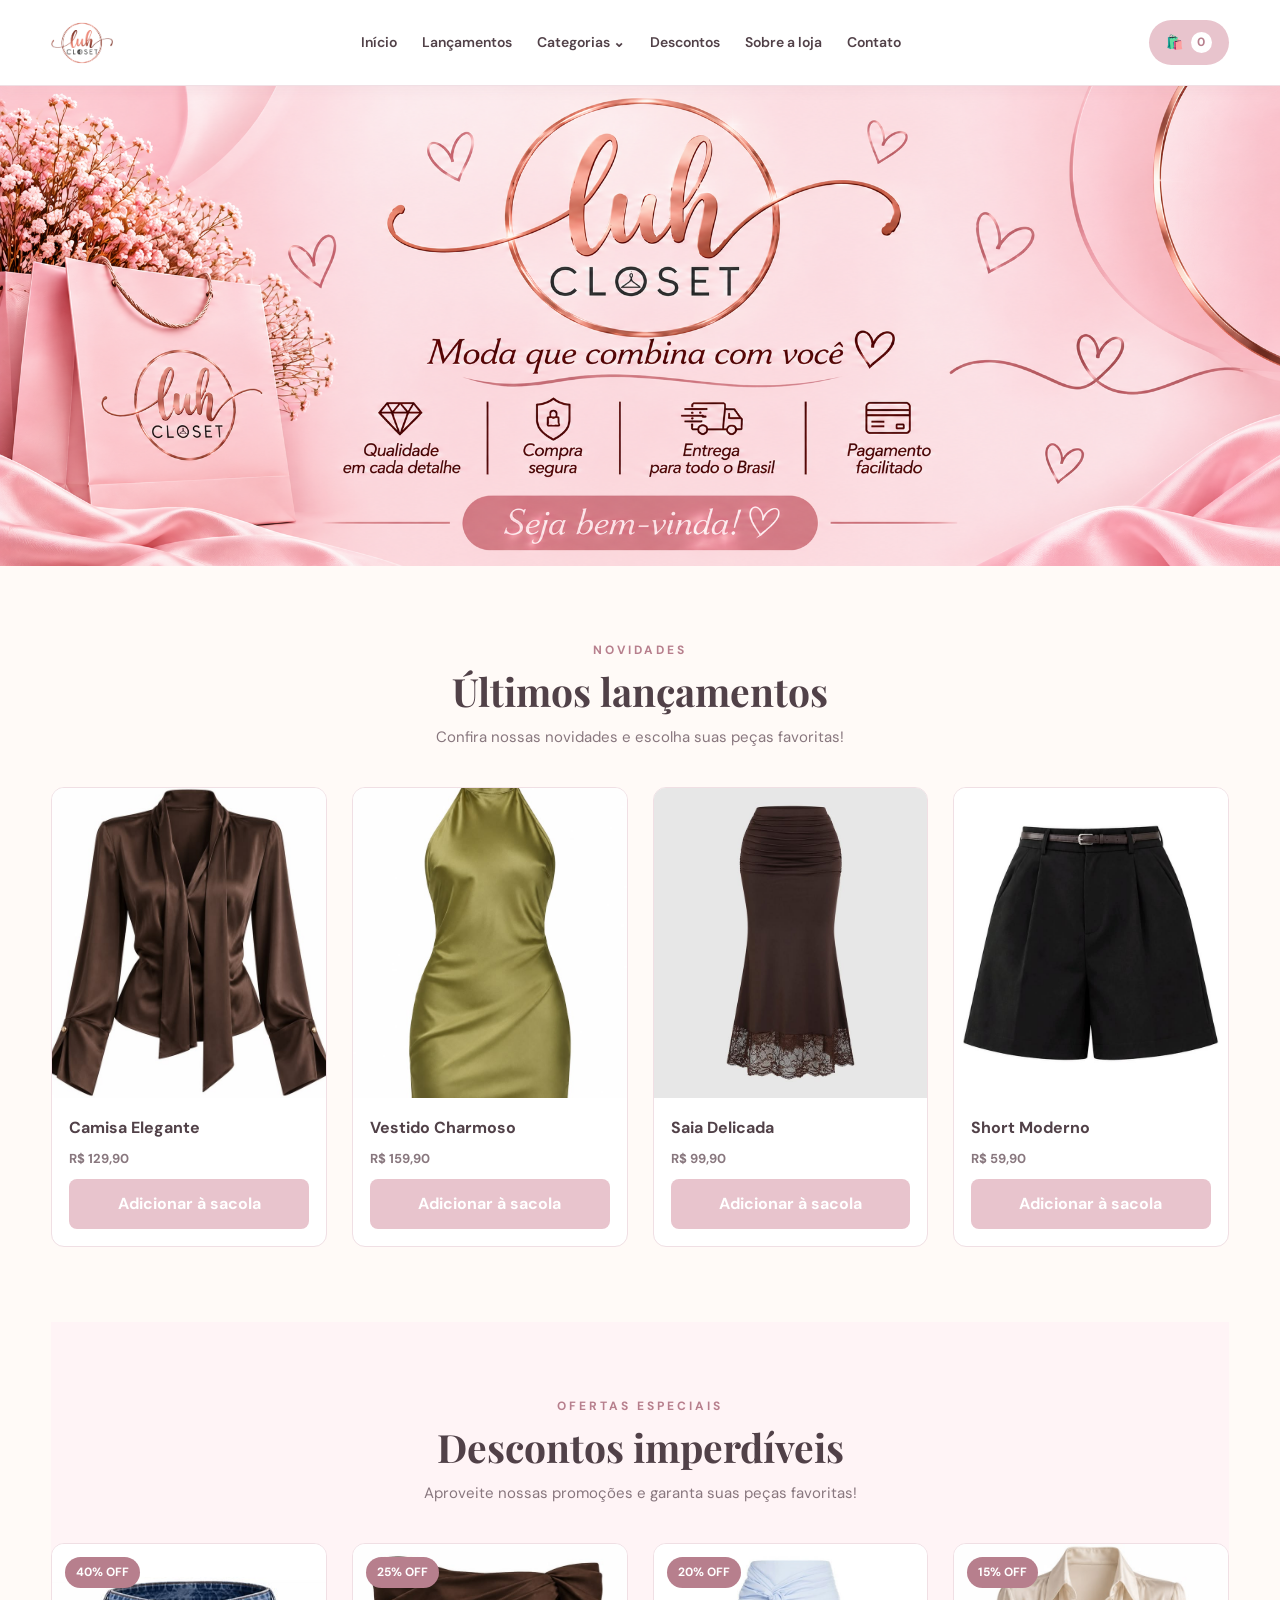
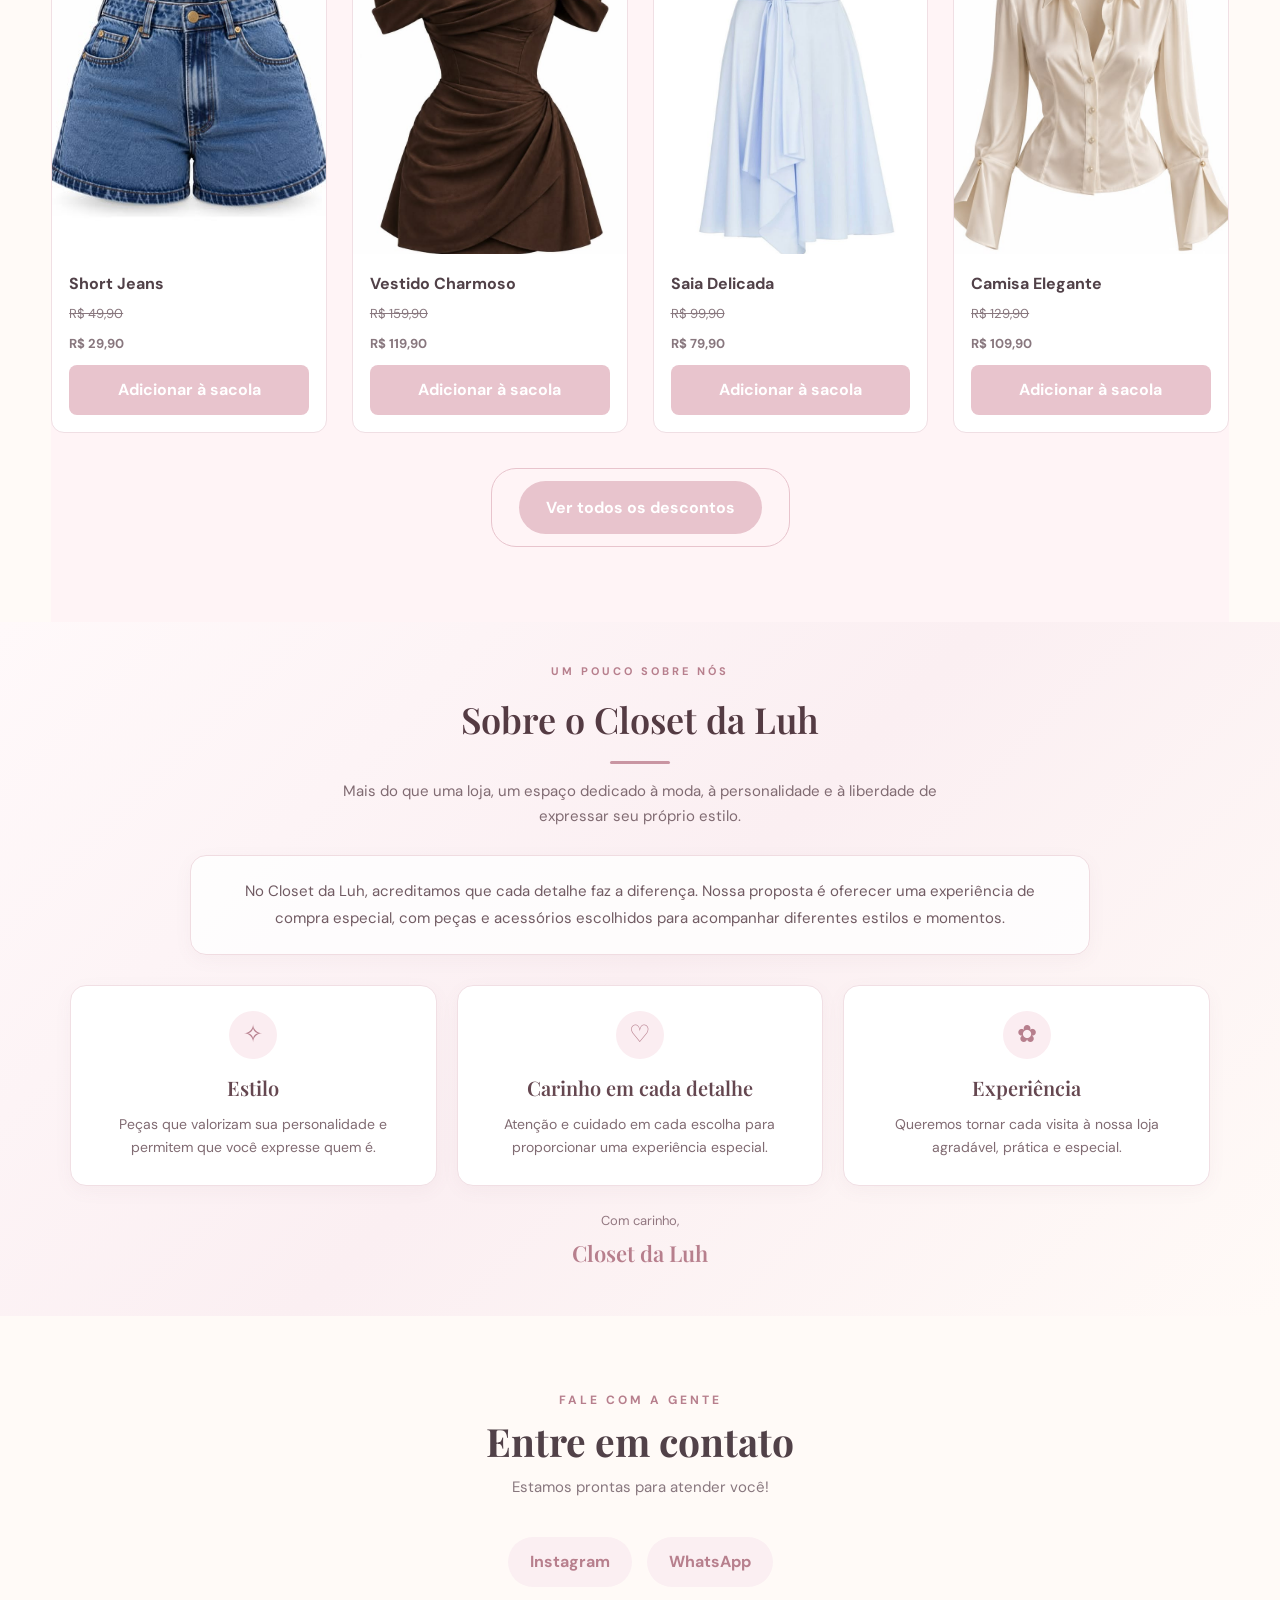
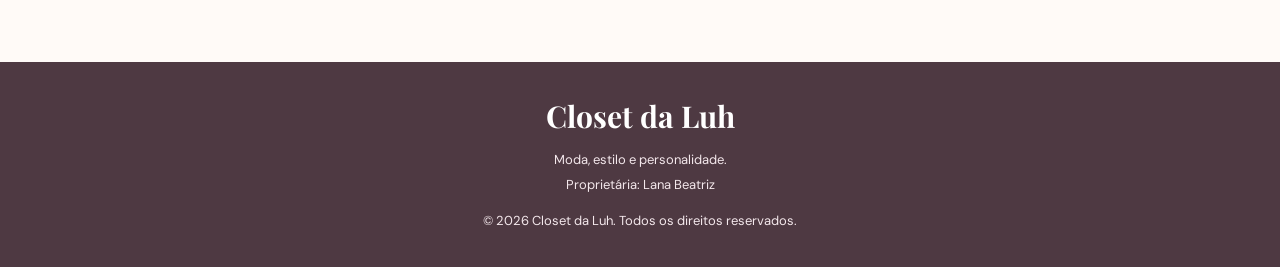
<file: index.html>
<!DOCTYPE html>
<html lang="pt-BR">

<head>
    <meta charset="UTF-8">
    <meta name="viewport" content="width=device-width, initial-scale=1.0">

    <meta name="description"
        content="Closet da Luh: moda feminina, estilo e personalidade. Conheça nossas coleções e novidades.">

    <title>Closet da Luh | Moda Feminina</title>

    <link rel="preconnect" href="https://fonts.googleapis.com">
    <link rel="preconnect" href="https://fonts.gstatic.com" crossorigin>

    <link
        href="https://fonts.googleapis.com/css2?family=DM+Sans:wght@400;500;600;700&family=Playfair+Display:wght@500;600;700&display=swap"
        rel="stylesheet">

    <link rel="stylesheet" href="style.css">
</head>

<body>

    <!-- CABEÇALHO -->
    <header class="cabecalho">

        <div class="container cabecalho-conteudo">

            <a href="index.html" class="logo" aria-label="Closet da Luh - Início">
                <img src="logo-closet.png" alt="Logo Closet da Luh">
            </a>

            <button
                class="menu-button"
                id="menu-button"
                type="button"
                aria-label="Abrir menu"
                aria-expanded="false">
                ☰
            </button>

            <nav class="menu" id="menu">

                <a href="index.html">Início</a>

                <a href="#lancamentos">Lançamentos</a>

                <details class="menu-categorias">

                    <summary>
                        Categorias
                        <span class="seta-menu">⌄</span>
                    </summary>

                    <div class="submenu-categorias">

                        <a href="camisas.html">Camisas</a>

                        <a href="vestidos.html">Vestidos</a>

                        <a href="saias.html">Saias</a>

                        <a href="shorts.html">Shorts</a>

                        <a href="acessorios.html">Acessórios</a>

                    </div>

                </details>

                <a href="#descontos-imperdiveis">Descontos</a>

                <a href="#sobre">Sobre a loja</a>

                <a href="#contato">Contato</a>

            </nav>

            <a href="sacola.html" class="botao-sacola">
            🛍️ 
                <span id="contador-sacola">0</span>
                
            </a>

        </div>

    </header>


    <!-- CONTEÚDO PRINCIPAL -->
    <main>


        <!-- BANNER PRINCIPAL -->
        <section class="banner-principal" id="inicio">
            <img
                src="banner-closet.png"
                alt="Banner principal do Closet da Luh">
        </section>


        <!-- LANÇAMENTOS -->
        <section
            class="produtos-secao container"
            id="lancamentos">

            <div class="titulo-secao">

                <span>NOVIDADES</span>

                <h2>Últimos lançamentos</h2>

                <p>
                    Confira nossas novidades e escolha suas peças favoritas!
                </p>

            </div>


            <div class="produtos-grid">


                <!-- PRODUTO 1 -->
                <article class="produto">

                    <img
                        src="camisaelegante.jpg"
                        alt="Camisa feminina elegante">

                    <div class="produto-info">

                        <h3>Camisa Elegante</h3>

                        <p class="preco">R$ 129,90</p>

                        <button
                            type="button"
                            class="btn-adicionar">
                            Adicionar à sacola
                        </button>

                    </div>

                </article>


                <!-- PRODUTO 2 -->
                <article class="produto">

                    <img
                        src="vestidoo.jpg"
                        alt="Vestido feminino">

                    <div class="produto-info">

                        <h3>Vestido Charmoso</h3>

                        <p class="preco">R$ 159,90</p>

                        <button
                            type="button"
                            class="btn-adicionar">
                            Adicionar à sacola
                        </button>

                    </div>

                </article>


                <!-- PRODUTO 3 -->
                <article class="produto">

                    <img
                        src="saia1.jpg"
                        alt="Saia feminina">

                    <div class="produto-info">

                        <h3>Saia Delicada</h3>

                        <p class="preco">R$ 99,90</p>

                        <button
                            type="button"
                            class="btn-adicionar">
                            Adicionar à sacola
                        </button>

                    </div>

                </article>


                <!-- PRODUTO 4 -->
                <article class="produto">

                    <img
                        src="short1.jpg"
                        alt="Short feminino">

                    <div class="produto-info">

                        <h3>Short Moderno</h3>

                        <p class="preco">R$ 59,90</p>

                        <button
                            type="button"
                            class="btn-adicionar">
                            Adicionar à sacola
                        </button>

                    </div>

                </article>


            </div>

        </section>



        <!-- DESCONTOS IMPERDÍVEIS -->
        <section
            class="produtos-secao container"
            id="descontos-imperdiveis">

            <div class="titulo-secao">

                <span>OFERTAS ESPECIAIS</span>

                <h2>Descontos imperdíveis</h2>

                <p>
                    Aproveite nossas promoções e garanta suas peças favoritas!
                </p>

            </div>


            <div class="produtos-grid">


                <!-- PROMOÇÃO 1 -->
                <article class="produto produto-promocao">

                    <span class="etiqueta">40% OFF</span>

                    <img
                        src="shortt.jpg"
                        alt="Short jeans feminino">

                    <div class="produto-info">

                        <h3>Short Jeans</h3>

                        <p class="preco-antigo">R$ 49,90</p>

                        <p class="preco">R$ 29,90</p>

                        <button
                            type="button"
                            class="btn-adicionar">
                            Adicionar à sacola
                        </button>

                    </div>

                </article>


                <!-- PROMOÇÃO 2 -->
                <article class="produto produto-promocao">

                    <span class="etiqueta">25% OFF</span>

                    <img
                        src="vestidopromo.jpg"
                        alt="Vestido feminino em promoção">

                    <div class="produto-info">

                        <h3>Vestido Charmoso</h3>

                        <p class="preco-antigo">R$ 159,90</p>

                        <p class="preco">R$ 119,90</p>

                        <button
                            type="button"
                            class="btn-adicionar">
                            Adicionar à sacola
                        </button>

                    </div>

                </article>


                <!-- PROMOÇÃO 3 -->
                <article class="produto produto-promocao">

                    <span class="etiqueta">20% OFF</span>

                    <img
                        src="saiaaa.jpg"
                        alt="Saia feminina em promoção">

                    <div class="produto-info">

                        <h3>Saia Delicada</h3>

                        <p class="preco-antigo">R$ 99,90</p>

                        <p class="preco">R$ 79,90</p>

                        <button
                            type="button"
                            class="btn-adicionar">
                            Adicionar à sacola
                        </button>

                    </div>

                </article>


                <!-- PROMOÇÃO 4 -->
                <article class="produto produto-promocao">

                    <span class="etiqueta">15% OFF</span>

                    <img
                        src="camisabranca.jpg"
                        alt="Camisa feminina em promoção">

                    <div class="produto-info">

                        <h3>Camisa Elegante</h3>

                        <p class="preco-antigo">R$ 129,90</p>

                        <p class="preco">R$ 109,90</p>

                        <button
                            type="button"
                            class="btn-adicionar">
                            Adicionar à sacola
                        </button>

                    </div>

                </article>


            </div>


            <div class="ver-mais">

                <a href="descontos.html" class="botao-principal">
                    Ver todos os descontos
                </a>

            </div>

        </section>
         
<!-- SOBRE A LOJA -->
<section class="sobre" id="sobre">

    <div class="container sobre-conteudo">

        <div class="sobre-cabecalho">

            <span class="sobre-subtitulo">
                UM POUCO SOBRE NÓS
            </span>

            <h2>Sobre o Closet da Luh</h2>

            <span class="sobre-detalhe"></span>

            <p class="sobre-descricao">
                Mais do que uma loja, um espaço dedicado à moda,
                à personalidade e à liberdade de expressar seu próprio estilo.
            </p>

        </div>

        <div class="sobre-destaque">

            <p>
                No Closet da Luh, acreditamos que cada detalhe faz a diferença.
                Nossa proposta é oferecer uma experiência de compra especial,
                com peças e acessórios escolhidos para acompanhar diferentes
                estilos e momentos.
            </p>

        </div>

        <div class="sobre-cards">

            <div class="sobre-card">
                <span class="sobre-icone">✧</span>
                <h3>Estilo</h3>
                <p>
                    Peças que valorizam sua personalidade e permitem
                    que você expresse quem é.
                </p>
            </div>

            <div class="sobre-card">
                <span class="sobre-icone">♡</span>
                <h3>Carinho em cada detalhe</h3>
                <p>
                    Atenção e cuidado em cada escolha para proporcionar
                    uma experiência especial.
                </p>
            </div>

            <div class="sobre-card">
                <span class="sobre-icone">✿</span>
                <h3>Experiência</h3>
                <p>
                    Queremos tornar cada visita à nossa loja
                    agradável, prática e especial.
                </p>
            </div>

        </div>

        <div class="sobre-assinatura">
            <span>Com carinho,</span>
            <strong>Closet da Luh</strong>
        </div>

    </div>

</section>


        <!-- CONTATO -->
        <section class="contato container" id="contato">

            <div class="titulo-secao">

                <span>FALE COM A GENTE</span>

                <h2>Entre em contato</h2>

                <p>
                    Estamos prontas para atender você!
                </p>

            </div>


            <div class="contato-links">

                <a
                    href="https://www.instagram.com/clo_setdaluh/"
                    target="_blank"
                    rel="noopener noreferrer">

                    Instagram

                </a>


                <a
                    href="https://wa.me/5521987918797"
                    target="_blank"
                    rel="noopener noreferrer">

                    WhatsApp

                </a>

            </div>

        </section>


    </main>



    <!-- RODAPÉ -->
    <footer class="rodape">

        <a href="index.html" class="logo">
            Closet <span>da Luh</span>
        </a>

        <p>
            Moda, estilo e personalidade.
        </p>

        <p>
            Proprietária: Lana Beatriz
        </p>

        <p class="copyright">

            © <span id="ano"></span>
            Closet da Luh. Todos os direitos reservados.

        </p>

    </footer>



    <!-- JAVASCRIPT -->
    <script src="script.js"></script>

</body>

</html>
</file>
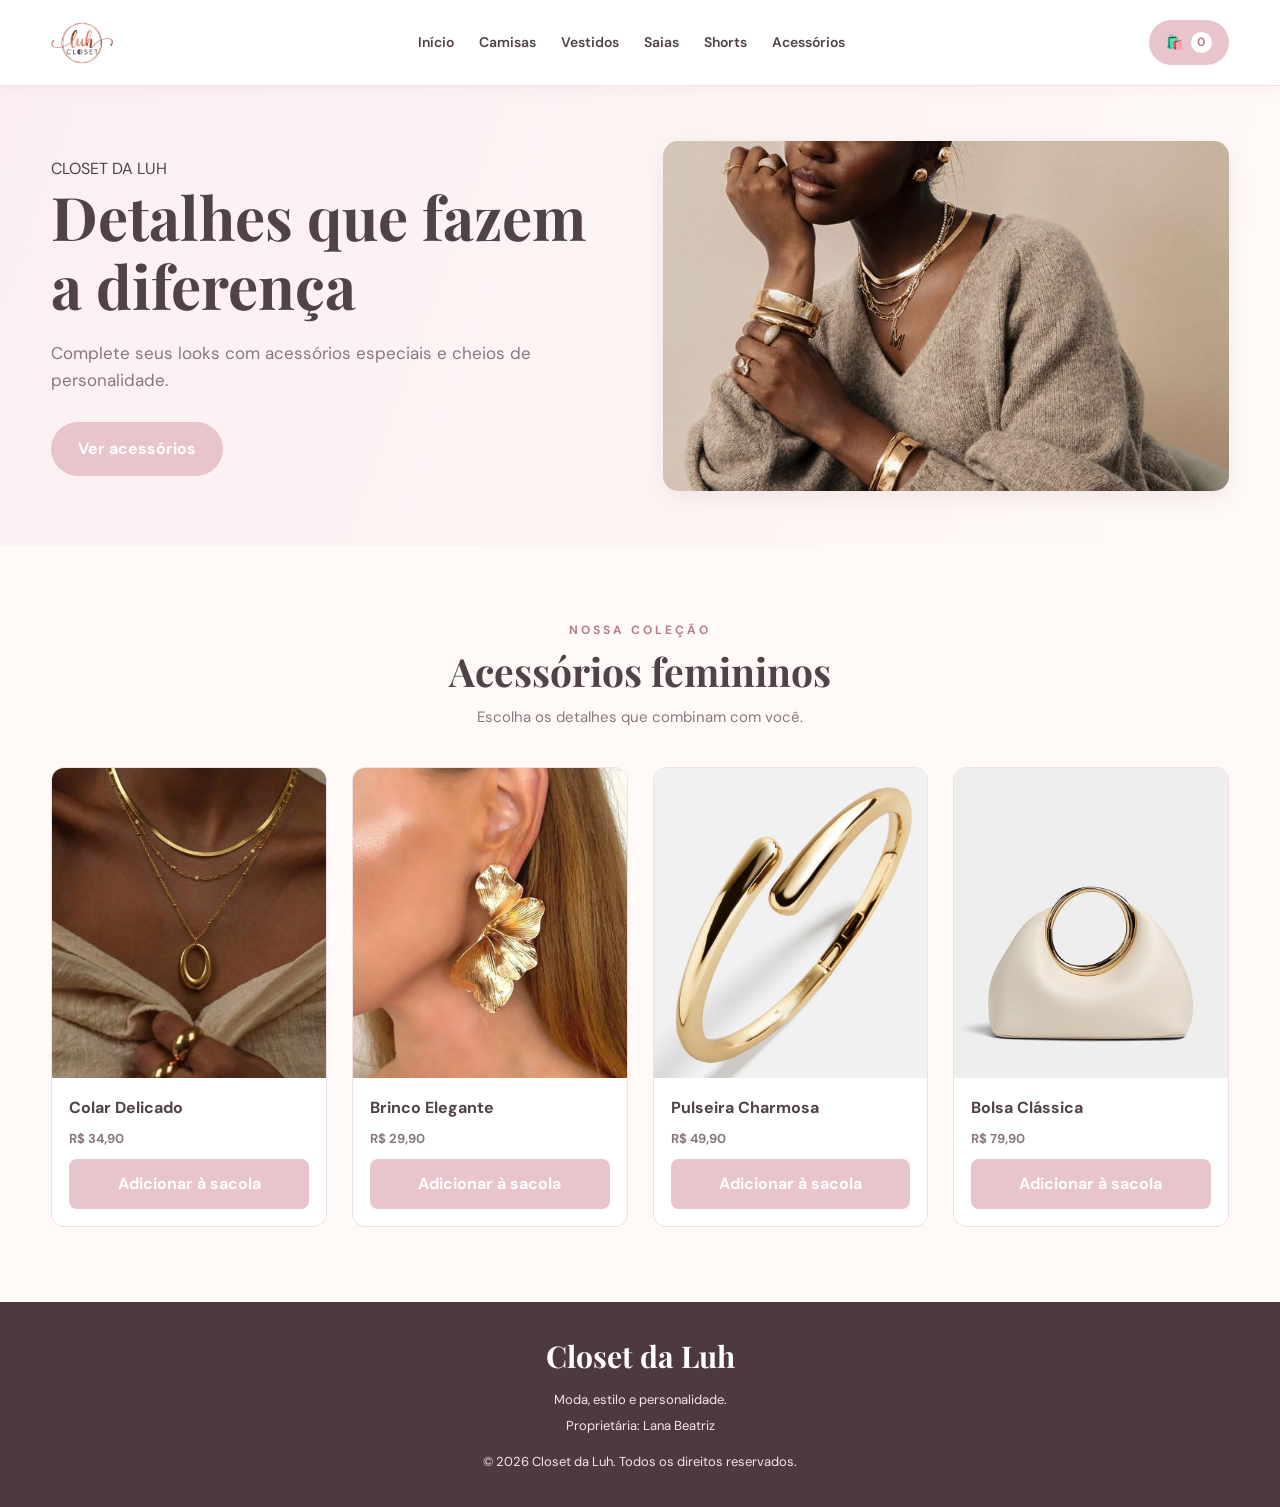
<file: acessorios.html>
<!DOCTYPE html>
<html lang="pt-BR">

<head>
    <meta charset="UTF-8">
    <meta name="viewport" content="width=device-width, initial-scale=1.0">

    <meta name="description" content="Confira os acessórios femininos do Closet da Luh. Colares, brincos, pulseiras e bolsas para completar seu estilo.">

    <title>Acessórios | Closet da Luh</title>

    <link rel="stylesheet" href="style.css">
</head>

<body class="pagina-categoria">

    <!-- CABEÇALHO -->
    <header class="cabecalho">

        <div class="container cabecalho-conteudo">

            <a href="index.html" class="logo" aria-label="Closet da Luh - Início">
                <img src="logo-closet.png" alt="Logo Closet da Luh">
            </a>

            <button
                type="button"
                class="menu-button"
                id="menu-button"
                aria-label="Abrir menu"
                aria-expanded="false"
                aria-controls="menu">
                ☰
            </button>

            <nav class="menu" id="menu">
                <a href="index.html">Início</a>
                <a href="camisas.html">Camisas</a>
                <a href="vestidos.html">Vestidos</a>
                <a href="saias.html">Saias</a>
                <a href="shorts.html">Shorts</a>
                <a href="acessorios.html">Acessórios</a>
            </nav>

            <a href="sacola.html" class="botao-sacola">
                🛍️ 
                <span id="contador-sacola">0</span>
            </a>

        </div>

    </header>


    <!-- CONTEÚDO PRINCIPAL -->
    <main>

        <!-- BANNER DA CATEGORIA -->
        <section class="inicio">

            <div class="inicio-conteudo">

                <div class="inicio-texto">

                    <span class="subtitulo">CLOSET DA LUH</span>

                    <h1>Detalhes que fazem a diferença</h1>

                    <p>
                        Complete seus looks com acessórios
                        especiais e cheios de personalidade.
                    </p>

                    <a href="#colecao" class="botao-principal">
                        Ver acessórios
                    </a>

                </div>

                <div class="inicio-imagem">

                    <img
                        src="va.jpg"
                        alt="Acessórios femininos">

                </div>

            </div>

        </section>


        <!-- COLEÇÃO DE ACESSÓRIOS -->
        <section class="produtos-secao container" id="colecao">

            <div class="titulo-secao">

                <span>NOSSA COLEÇÃO</span>

                <h2>Acessórios femininos</h2>

                <p>Escolha os detalhes que combinam com você.</p>

            </div>


            <div class="produtos-grid">

                <!-- PRODUTO 1 -->
                <article class="produto">

                    <img
                        src="colar.jpg"
                        alt="Colar feminino"
                        loading="lazy">

                    <div class="produto-info">

                        <h3>Colar Delicado</h3>

                        <p class="preco">R$ 34,90</p>

                        <button type="button" class="btn-adicionar">
                            Adicionar à sacola
                        </button>

                    </div>

                </article>


                <!-- PRODUTO 2 -->
                <article class="produto">

                    <img
                        src="brinco.jpg"
                        alt="Brincos femininos"
                        loading="lazy">

                    <div class="produto-info">

                        <h3>Brinco Elegante</h3>

                        <p class="preco">R$ 29,90</p>

                        <button type="button" class="btn-adicionar">
                            Adicionar à sacola
                        </button>

                    </div>

                </article>


                <!-- PRODUTO 3 -->
                <article class="produto">

                    <img
                        src="pulseira.jpg"
                        alt="Pulseira feminina"
                        loading="lazy">

                    <div class="produto-info">

                        <h3>Pulseira Charmosa</h3>

                        <p class="preco">R$ 49,90</p>

                        <button type="button" class="btn-adicionar">
                            Adicionar à sacola
                        </button>

                    </div>

                </article>


                <!-- PRODUTO 4 -->
                <article class="produto">

                    <img
                        src="bolsa.jpg"
                        alt="Bolsa feminina"
                        loading="lazy">

                    <div class="produto-info">

                        <h3>Bolsa Clássica</h3>

                        <p class="preco">R$ 79,90</p>

                        <button type="button" class="btn-adicionar">
                            Adicionar à sacola
                        </button>

                    </div>

                </article>

            </div>

        </section>

    </main>


    <!-- RODAPÉ -->
    <footer class="rodape">

        <a href="index.html" class="logo">
            Closet <span>da Luh</span>
        </a>

        <p>Moda, estilo e personalidade.</p>

        <p>Proprietária: Lana Beatriz</p>

        <p class="copyright">
            © <span id="ano"></span> Closet da Luh.
            Todos os direitos reservados.
        </p>

    </footer>


    <script src="script.js"></script>

</body>
</html>
</file>
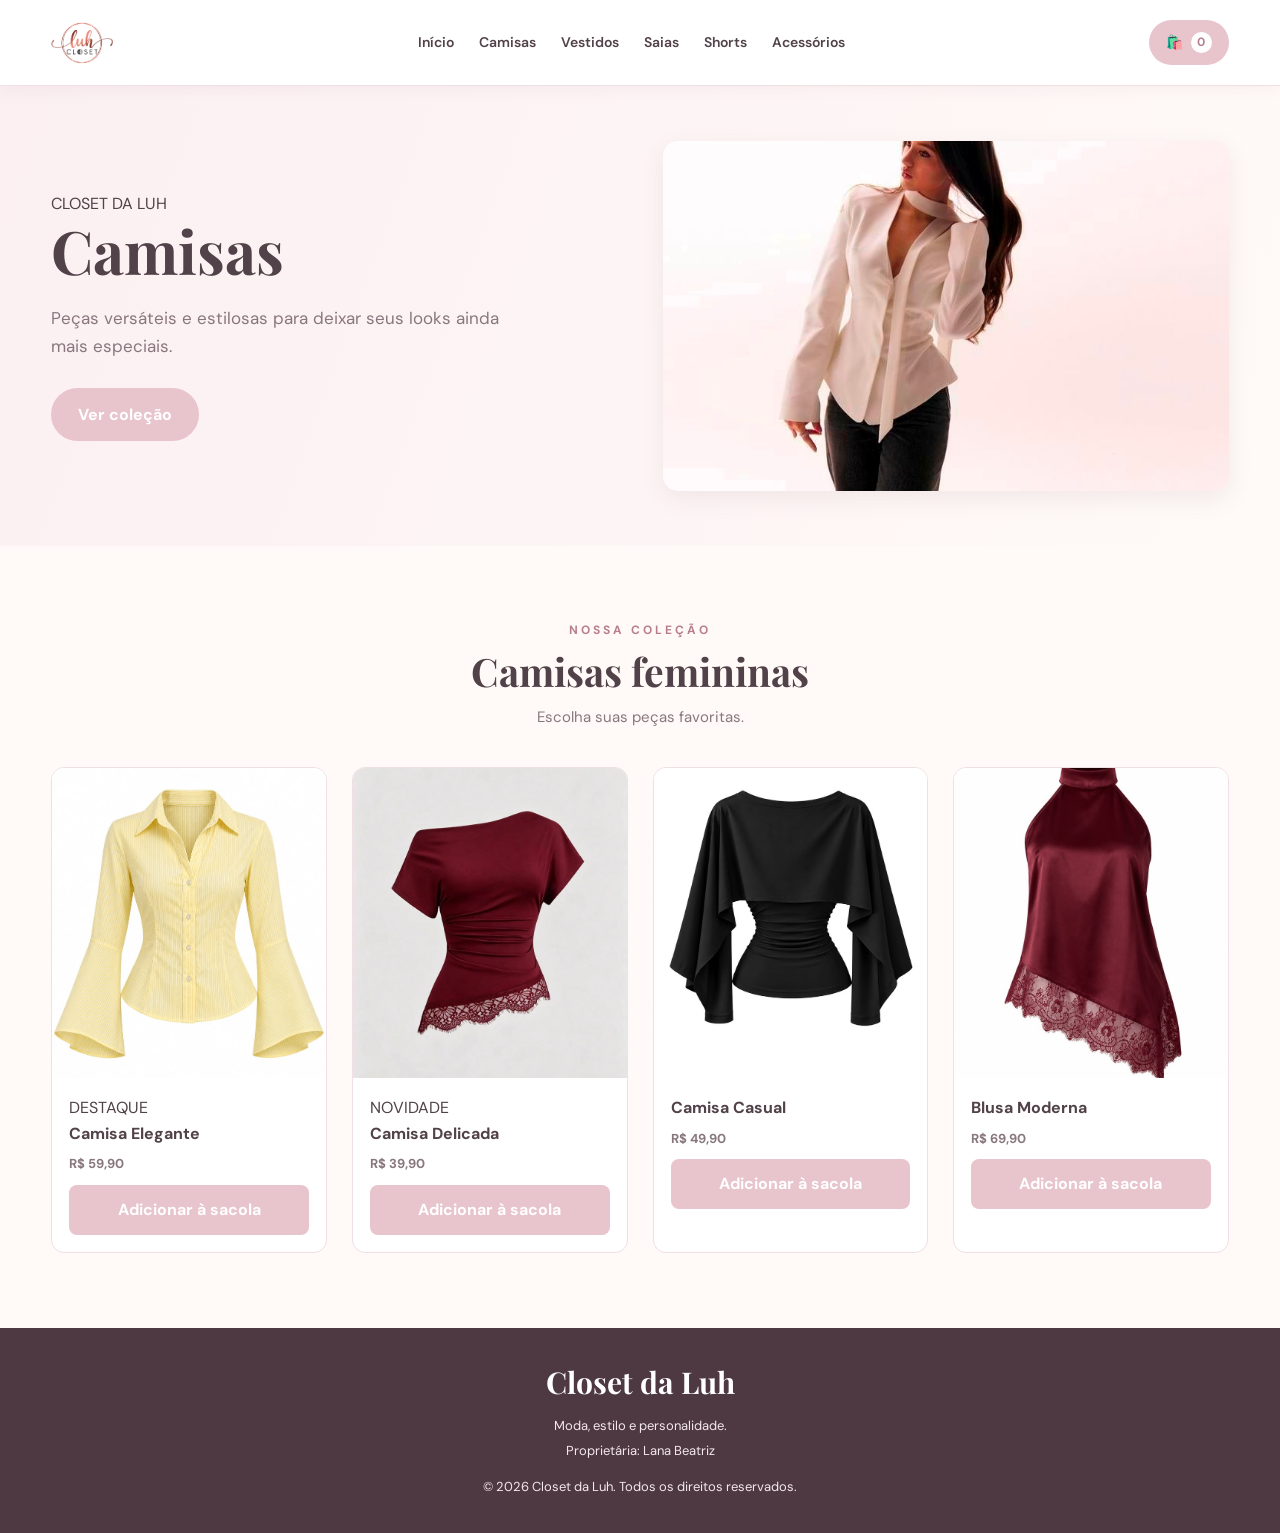
<file: camisas.html>
<!DOCTYPE html>
<html lang="pt-BR">

<head>
    <meta charset="UTF-8">
    <meta name="viewport" content="width=device-width, initial-scale=1.0">

    <meta name="description" content="Confira a coleção de camisas femininas da Closet da Luh. Encontre peças versáteis e estilosas.">

    <title>Camisas | Closet da Luh</title>

    <link rel="stylesheet" href="style.css">
</head>

<body class="pagina-categoria">

    <!-- CABEÇALHO -->
    <header class="cabecalho">

        <div class="container cabecalho-conteudo">

            <a href="index.html" class="logo" aria-label="Closet da Luh - Início">
                <img src="logo-closet.png" alt="Logo Closet da Luh">
            </a>

            <button
                type="button"
                class="menu-button"
                id="menu-button"
                aria-label="Abrir menu"
                aria-expanded="false"
                aria-controls="menu">
                ☰
            </button>

            <nav class="menu" id="menu">

                <a href="index.html">Início</a>
                <a href="camisas.html">Camisas</a>
                <a href="vestidos.html">Vestidos</a>
                <a href="saias.html">Saias</a>
                <a href="shorts.html">Shorts</a>
                <a href="acessorios.html">Acessórios</a>

            </nav>

            <a href="sacola.html" class="botao-sacola">
                🛍️ 
                <span id="contador-sacola">0</span>
            </a>

        </div>

    </header>


    <!-- CONTEÚDO PRINCIPAL -->
    <main>

        <!-- APRESENTAÇÃO DA CATEGORIA -->
        <section class="inicio">

            <div class="inicio-conteudo">

                <div class="inicio-texto">

                    <span class="subtitulo">
                        CLOSET DA LUH
                    </span>

                    <h1>
                        Camisas
                    </h1>

                    <p>
                        Peças versáteis e estilosas para deixar
                        seus looks ainda mais especiais.
                    </p>

                    <a href="#colecao" class="botao-principal">
                        Ver coleção
                    </a>

                </div>

                <div class="inicio-imagem">

                    <img
                        src="vb.jpg"
                        alt="Coleção de camisas femininas">

                </div>

            </div>

        </section>


        <!-- PRODUTOS -->
        <section class="produtos-secao container" id="colecao">

            <div class="titulo-secao">

                <span>NOSSA COLEÇÃO</span>

                <h2>Camisas femininas</h2>

                <p>
                    Escolha suas peças favoritas.
                </p>

            </div>


            <div class="produtos-grid">


                <!-- PRODUTO 1 -->
                <article class="produto">

                    <img
                        src="blusa1.jpg"
                        alt="Camisa feminina elegante"
                        loading="lazy">

                    <div class="produto-info">

                        <span class="etiqueta">DESTAQUE</span>

                        <h3>Camisa Elegante</h3>

                        <p class="preco">R$ 59,90</p>

                        <button
                            type="button"
                            class="btn-adicionar">
                            Adicionar à sacola
                        </button>

                    </div>

                </article>


                <!-- PRODUTO 2 -->
                <article class="produto">

                    <img
                        src="blusa2.jpg"
                        alt="Blusa feminina delicada"
                        loading="lazy">

                    <div class="produto-info">

                        <span class="etiqueta">NOVIDADE</span>

                        <h3>Camisa Delicada</h3>

                        <p class="preco">R$ 39,90</p>

                        <button
                            type="button"
                            class="btn-adicionar">
                            Adicionar à sacola
                        </button>

                    </div>

                </article>


                <!-- PRODUTO 3 -->
                <article class="produto">

                    <img
                        src="blusa3.jpg"
                        alt="Camisa feminina casual"
                        loading="lazy">

                    <div class="produto-info">

                        <h3>Camisa Casual</h3>

                        <p class="preco">R$ 49,90</p>

                        <button
                            type="button"
                            class="btn-adicionar">
                            Adicionar à sacola
                        </button>

                    </div>

                </article>


                <!-- PRODUTO 4 -->
                <article class="produto">

                    <img
                        src="blusa4.jpg"
                        alt="Camisa feminina moderna"
                        loading="lazy">

                    <div class="produto-info">

                        <h3>Blusa Moderna</h3>

                        <p class="preco">R$ 69,90</p>

                        <button
                            type="button"
                            class="btn-adicionar">
                            Adicionar à sacola
                        </button>

                    </div>

                </article>


            </div>

        </section>

    </main>


    <!-- RODAPÉ -->
    <footer class="rodape">

        <a href="index.html" class="logo">
            Closet <span>da Luh</span>
        </a>

        <p>Moda, estilo e personalidade.</p>

        <p>Proprietária: Lana Beatriz</p>

        <p class="copyright">
            © <span id="ano"></span> Closet da Luh.
            Todos os direitos reservados.
        </p>

    </footer>


    <!-- JAVASCRIPT -->
    <script src="script.js"></script>

</body>

</html>
</file>
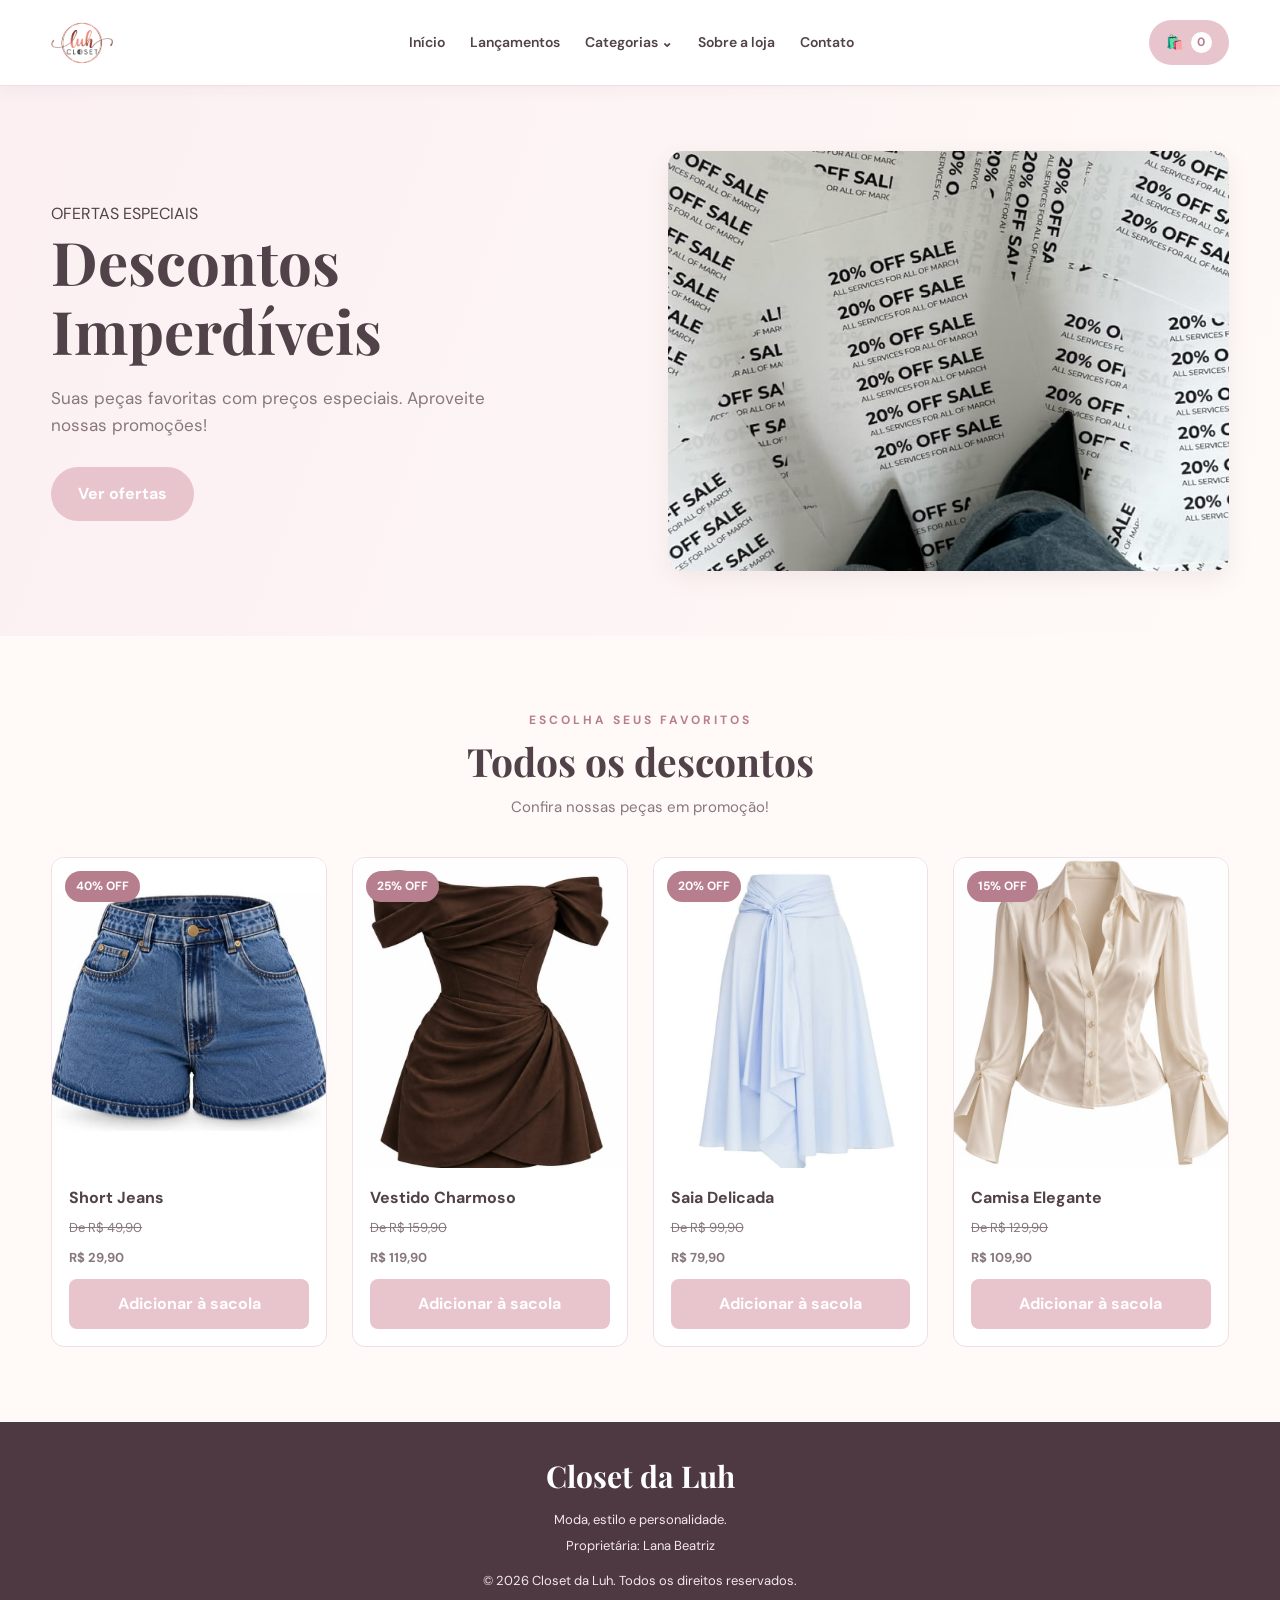
<file: descontos.html>
<!DOCTYPE html>
<html lang="pt-BR">

<head>
    <meta charset="UTF-8">
    <meta name="viewport" content="width=device-width, initial-scale=1.0">

    <meta name="description"
        content="Confira os descontos e ofertas especiais do Closet da Luh.">

    <title>Descontos Imperdíveis | Closet da Luh</title>

    <link rel="preconnect" href="https://fonts.googleapis.com">
    <link rel="preconnect" href="https://fonts.gstatic.com" crossorigin>

    <link
        href="https://fonts.googleapis.com/css2?family=DM+Sans:wght@400;500;600;700&family=Playfair+Display:wght@500;600;700&display=swap"
        rel="stylesheet">

    <link rel="stylesheet" href="style.css">
</head>

<body>

    <!-- CABEÇALHO -->
    <header class="cabecalho">

        <div class="container cabecalho-conteudo">

            <a href="index.html" class="logo" aria-label="Closet da Luh - Início">
                <img src="logo-closet.png" alt="Logo Closet da Luh">
            </a>

            <button
                class="menu-button"
                id="menu-button"
                type="button"
                aria-label="Abrir menu"
                aria-expanded="false">
                ☰
            </button>

            <nav class="menu" id="menu">

                <a href="index.html#inicio">Início</a>

                <a href="index.html#lancamentos">Lançamentos</a>

                <details class="menu-categorias">

                    <summary>
                        Categorias
                        <span class="seta-menu">⌄</span>
                    </summary>

                    <div class="submenu-categorias">

                        <a href="camisas.html">Camisas</a>

                        <a href="vestidos.html">Vestidos</a>

                        <a href="saias.html">Saias</a>

                        <a href="shorts.html">Shorts</a>

                        <a href="acessorios.html">Acessórios</a>

                        <a href="descontos.html">Descontos Imperdíveis</a>

                    </div>

                </details>

                <a href="index.html#sobre">Sobre a loja</a>

                <a href="index.html#contato">Contato</a>

            </nav>

            <a href="sacola.html" class="botao-sacola">
                🛍️ 
                <span id="contador-sacola">0</span>
                
            </a>

        </div>

    </header>


    <!-- CONTEÚDO PRINCIPAL -->
    <main>


        <!-- BANNER DE DESCONTOS CORRIGIDO -->
        <section class="inicio">

            <div class="inicio-conteudo">

                <!-- TEXTO -->
                <div class="inicio-texto">

                    <span class="subtitulo">
                        OFERTAS ESPECIAIS
                    </span>

                    <h1>
                        Descontos Imperdíveis
                    </h1>

                    <p>
                        Suas peças favoritas com preços especiais.
                        Aproveite nossas promoções!
                    </p>

                    <a href="#ofertas" class="botao-principal">
                        Ver ofertas
                    </a>

                </div>

                <!-- IMAGEM -->
                <div class="inicio-imagem">

                    <img
                        src="promo.jpg"
                        alt="Promoções do Closet da Luh">

                </div>

            </div>

        </section>



        <!-- PRODUTOS EM PROMOÇÃO -->
        <section class="produtos-secao container" id="ofertas">

            <div class="titulo-secao">

                <span>ESCOLHA SEUS FAVORITOS</span>

                <h2>Todos os descontos</h2>

                <p>
                    Confira nossas peças em promoção!
                </p>

            </div>


            <div class="produtos-grid">


                <!-- PROMOÇÃO 1 -->
                <article class="produto produto-promocao">

                    <span class="etiqueta">40% OFF</span>

                    <img
                        src="shortt.jpg"
                        alt="Short jeans">

                    <div class="produto-info">

                        <h3>Short Jeans</h3>

                        <p class="preco-antigo">
                            De R$ 49,90
                        </p>

                        <p class="preco">
                            R$ 29,90
                        </p>

                        <button
                            type="button"
                            class="btn-adicionar">
                            Adicionar à sacola
                        </button>

                    </div>

                </article>



                <!-- PROMOÇÃO 2 -->
                <article class="produto produto-promocao">

                    <span class="etiqueta">25% OFF</span>

                    <img
                        src="vestidopromo.jpg"
                        alt="Vestido feminino">

                    <div class="produto-info">

                        <h3>Vestido Charmoso</h3>

                        <p class="preco-antigo">
                            De R$ 159,90
                        </p>

                        <p class="preco">
                            R$ 119,90
                        </p>

                        <button
                            type="button"
                            class="btn-adicionar">
                            Adicionar à sacola
                        </button>

                    </div>

                </article>



                <!-- PROMOÇÃO 3 -->
                <article class="produto produto-promocao">

                    <span class="etiqueta">20% OFF</span>

                    <img
                        src="saiaaa.jpg"
                        alt="Saia feminina">

                    <div class="produto-info">

                        <h3>Saia Delicada</h3>

                        <p class="preco-antigo">
                            De R$ 99,90
                        </p>

                        <p class="preco">
                            R$ 79,90
                        </p>

                        <button
                            type="button"
                            class="btn-adicionar">
                            Adicionar à sacola
                        </button>

                    </div>

                </article>



                <!-- PROMOÇÃO 4 -->
                <article class="produto produto-promocao">

                    <span class="etiqueta">15% OFF</span>

                    <img
                        src="camisabranca.jpg"
                        alt="Camisa feminina">

                    <div class="produto-info">

                        <h3>Camisa Elegante</h3>

                        <p class="preco-antigo">
                            De R$ 129,90
                        </p>

                        <p class="preco">
                            R$ 109,90
                        </p>

                        <button
                            type="button"
                            class="btn-adicionar">
                            Adicionar à sacola
                        </button>

                    </div>

                </article>


            </div>

        </section>


    </main>



    <!-- RODAPÉ -->
    <footer class="rodape">

        <a href="index.html" class="logo">
            Closet <span>da Luh</span>
        </a>

        <p>
            Moda, estilo e personalidade.
        </p>

        <p>
            Proprietária: Lana Beatriz
        </p>

        <p class="copyright">
            © <span id="ano"></span>
            Closet da Luh. Todos os direitos reservados.
        </p>

    </footer>



    <!-- JAVASCRIPT -->
    <script src="script.js"></script>

</body>

</html>
</file>
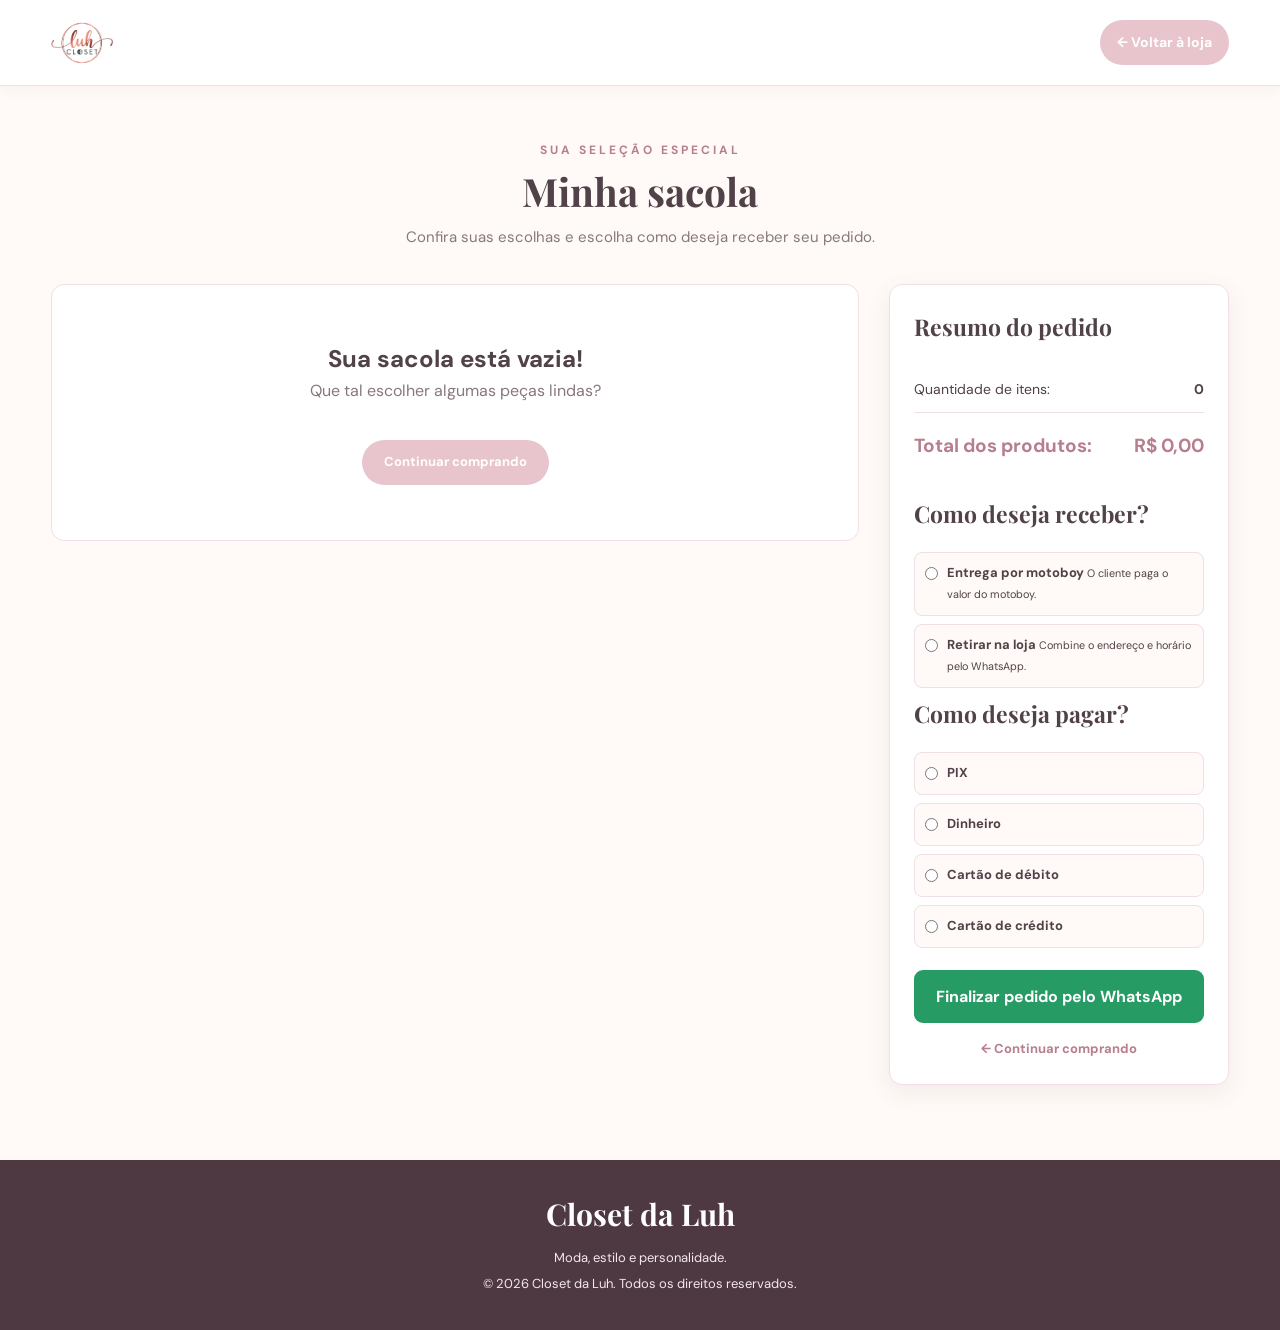
<file: sacola.html>
<!DOCTYPE html>
<html lang="pt-BR">

<head>
    <meta charset="UTF-8">
    <meta name="viewport" content="width=device-width, initial-scale=1.0">

    <meta name="description" content="Confira sua sacola e finalize seu pedido na Closet da Luh.">

    <title>Minha Sacola | Closet da Luh</title>

    <link rel="stylesheet" href="style.css">
</head>

<body>

    <!-- CABEÇALHO -->
    <header class="cabecalho">

        <div class="container cabecalho-conteudo">

            <a href="index.html" class="logo" aria-label="Closet da Luh - Início">
                <img src="logo-closet.png" alt="Logo Closet da Luh">
            </a>

            <a href="index.html" class="botao-sacola">
                ← Voltar à loja
            </a>

        </div>

    </header>


    <!-- CONTEÚDO DA SACOLA -->
    <main class="pagina-sacola container">

        <div class="titulo-secao">

            <span>SUA SELEÇÃO ESPECIAL</span>

            <h2>Minha sacola</h2>

            <p>
                Confira suas escolhas e escolha como deseja receber seu pedido.
            </p>

        </div>


        <!-- PRODUTOS E RESUMO -->
        <section class="conteudo-sacola" aria-label="Produtos e resumo do pedido">

            <!-- LISTA DE PRODUTOS -->
            <div id="lista-sacola" aria-live="polite">

                <!-- Produtos inseridos pelo JavaScript -->

            </div>


            <!-- RESUMO E FINALIZAÇÃO -->
            <aside class="resumo-sacola">

                <h3>Resumo do pedido</h3>

                <div class="linha-resumo">

                    <span>Quantidade de itens:</span>

                    <strong id="quantidade-sacola">0</strong>

                </div>


                <div class="linha-resumo total">

                    <span>Total dos produtos:</span>

                    <strong id="total-sacola">R$ 0,00</strong>

                </div>


                <!-- FORMAS DE RECEBIMENTO -->
                <div class="opcoes-pedido">

                    <h3>Como deseja receber?</h3>

                    <label class="opcao-pedido">

                        <input
                            type="radio"
                            name="recebimento"
                            value="motoboy">

                        <span>
                            <strong>Entrega por motoboy</strong>

                            <small>
                                O cliente paga o valor do motoboy.
                            </small>
                        </span>

                    </label>


                    <label class="opcao-pedido">

                        <input
                            type="radio"
                            name="recebimento"
                            value="retirada">

                        <span>
                            <strong>Retirar na loja</strong>

                            <small>
                                Combine o endereço e horário pelo WhatsApp.
                            </small>
                        </span>

                    </label>


                    <!-- ENDEREÇO DE ENTREGA -->
                    <div id="campo-endereco" hidden>

                        <label for="endereco-entrega">
                            Endereço para entrega
                        </label>

                        <textarea
                            id="endereco-entrega"
                            placeholder="Rua, número, bairro, cidade, CEP e ponto de referência"
                            rows="3">
                        </textarea>

                    </div>


                    <!-- FORMAS DE PAGAMENTO -->
                    <h3>Como deseja pagar?</h3>


                    <label class="opcao-pedido">

                        <input
                            type="radio"
                            name="pagamento"
                            value="PIX">

                        <span>
                            <strong>PIX</strong>
                        </span>

                    </label>


                    <label class="opcao-pedido">

                        <input
                            type="radio"
                            name="pagamento"
                            value="Dinheiro">

                        <span>
                            <strong>Dinheiro</strong>
                        </span>

                    </label>


                    <label class="opcao-pedido">

                        <input
                            type="radio"
                            name="pagamento"
                            value="Cartão de débito">

                        <span>
                            <strong>Cartão de débito</strong>
                        </span>

                    </label>


                    <label class="opcao-pedido">

                        <input
                            type="radio"
                            name="pagamento"
                            value="Cartão de crédito">

                        <span>
                            <strong>Cartão de crédito</strong>
                        </span>

                    </label>

                </div>


                <!-- FINALIZAR PEDIDO -->
                <button
                    type="button"
                    id="finalizar-compra"
                    class="botao-finalizar">

                    Finalizar pedido pelo WhatsApp

                </button>


                <a href="index.html" class="continuar-comprando">
                    ← Continuar comprando
                </a>

            </aside>

        </section>

    </main>


    <!-- RODAPÉ -->
    <footer class="rodape">

        <a href="index.html" class="logo">
            Closet <span>da Luh</span>
        </a>

        <p>Moda, estilo e personalidade.</p>

        <p>
            © <span id="ano"></span> Closet da Luh.
            Todos os direitos reservados.
        </p>

    </footer>


    <!-- JAVASCRIPT DA SACOLA -->
    <script src="sacola.js"></script>

</body>

</html>
</file>
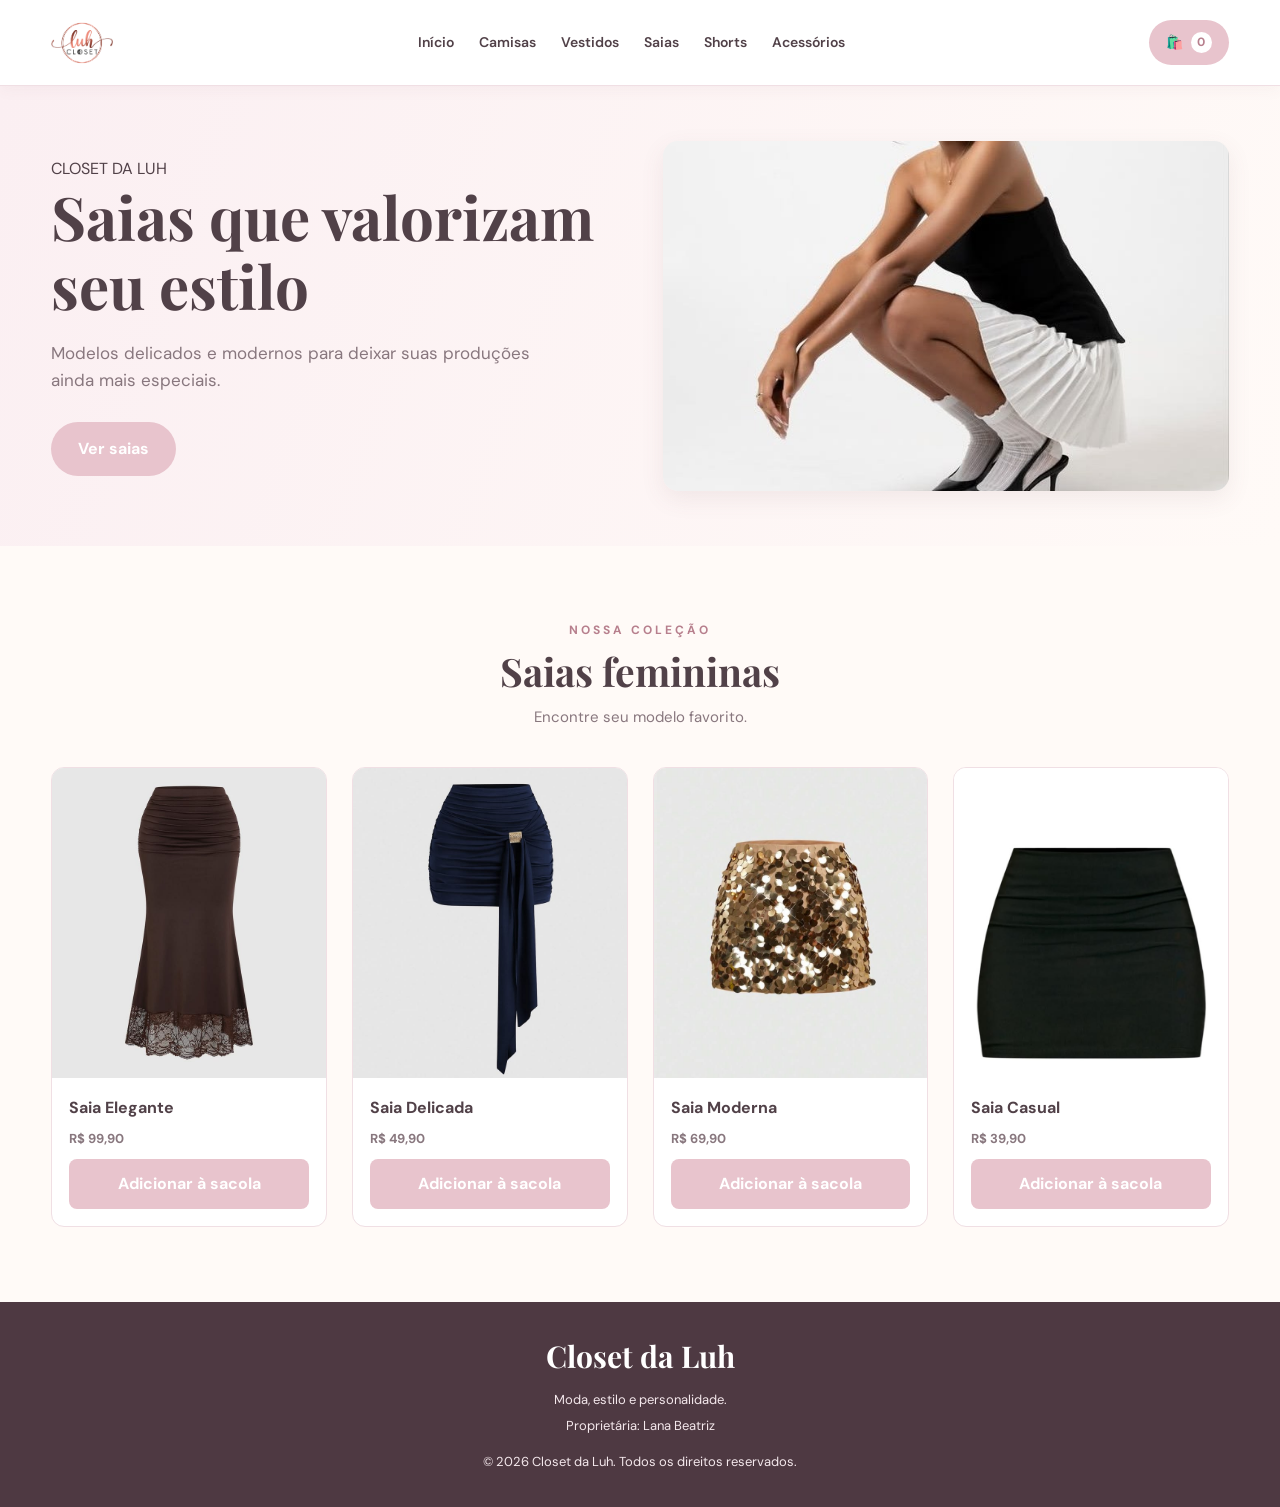
<file: saias.html>
<!DOCTYPE html>
<html lang="pt-BR">

<head>
    <meta charset="UTF-8">
    <meta name="viewport" content="width=device-width, initial-scale=1.0">

    <meta name="description" content="Confira a coleção de saias femininas do Closet da Luh. Modelos delicados e modernos para todos os estilos.">

    <title>Saias | Closet da Luh</title>

    <link rel="stylesheet" href="style.css">
</head>

<body class="pagina-categoria">

    <!-- CABEÇALHO -->
    <header class="cabecalho">

        <div class="container cabecalho-conteudo">

            <a href="index.html" class="logo" aria-label="Closet da Luh - Início">
                <img src="logo-closet.png" alt="Logo Closet da Luh">
            </a>

            <button
                type="button"
                class="menu-button"
                id="menu-button"
                aria-label="Abrir menu"
                aria-expanded="false"
                aria-controls="menu">
                ☰
            </button>

            <nav class="menu" id="menu">
                <a href="index.html">Início</a>
                <a href="camisas.html">Camisas</a>
                <a href="vestidos.html">Vestidos</a>
                <a href="saias.html">Saias</a>
                <a href="shorts.html">Shorts</a>
                <a href="acessorios.html">Acessórios</a>
            </nav>

            <a href="sacola.html" class="botao-sacola">
                🛍️ 
                <span id="contador-sacola">0</span>
            </a>

        </div>

    </header>


    <!-- CONTEÚDO PRINCIPAL -->
    <main>

        <!-- BANNER DA CATEGORIA -->
        <section class="inicio">

            <div class="inicio-conteudo">

                <div class="inicio-texto">

                    <span class="subtitulo">CLOSET DA LUH</span>

                    <h1>Saias que valorizam seu estilo</h1>

                    <p>
                        Modelos delicados e modernos para deixar
                        suas produções ainda mais especiais.
                    </p>

                    <a href="#colecao" class="botao-principal">
                        Ver saias
                    </a>

                </div>

                <div class="inicio-imagem">

                    <img
                        src="vs.jpg"
                        alt="Saia feminina">

                </div>

            </div>

        </section>


        <!-- COLEÇÃO DE SAIAS -->
        <section class="produtos-secao container" id="colecao">

            <div class="titulo-secao">

                <span>NOSSA COLEÇÃO</span>

                <h2>Saias femininas</h2>

                <p>Encontre seu modelo favorito.</p>

            </div>


            <div class="produtos-grid">

                <!-- PRODUTO 1 -->
                <article class="produto">

                    <img
                        src="saia1.jpg"
                        alt="Saia elegante"
                        loading="lazy">

                    <div class="produto-info">

                        <h3>Saia Elegante</h3>

                        <p class="preco">R$ 99,90</p>

                        <button type="button" class="btn-adicionar">
                            Adicionar à sacola
                        </button>

                    </div>

                </article>


                <!-- PRODUTO 2 -->
                <article class="produto">

                    <img
                        src="saia2.jpg"
                        alt="Saia delicada"
                        loading="lazy">

                    <div class="produto-info">

                        <h3>Saia Delicada</h3>

                        <p class="preco">R$ 49,90</p>

                        <button type="button" class="btn-adicionar">
                            Adicionar à sacola
                        </button>

                    </div>

                </article>


                <!-- PRODUTO 3 -->
                <article class="produto">

                    <img
                        src="saia3.jpg"
                        alt="Saia moderna"
                        loading="lazy">

                    <div class="produto-info">

                        <h3>Saia Moderna</h3>

                        <p class="preco">R$ 69,90</p>

                        <button type="button" class="btn-adicionar">
                            Adicionar à sacola
                        </button>

                    </div>

                </article>


                <!-- PRODUTO 4 -->
                <article class="produto">

                    <img
                        src="saia4.jpg"
                        alt="Saia casual"
                        loading="lazy">

                    <div class="produto-info">

                        <h3>Saia Casual</h3>

                        <p class="preco">R$ 39,90</p>

                        <button type="button" class="btn-adicionar">
                            Adicionar à sacola
                        </button>

                    </div>

                </article>

            </div>

        </section>

    </main>


    <!-- RODAPÉ -->
    <footer class="rodape">

        <a href="index.html" class="logo">
            Closet <span>da Luh</span>
        </a>

        <p>Moda, estilo e personalidade.</p>

        <p>Proprietária: Lana Beatriz</p>

        <p class="copyright">
            © <span id="ano"></span> Closet da Luh.
            Todos os direitos reservados.
        </p>

    </footer>


    <script src="script.js"></script>

</body>
</html>
</file>
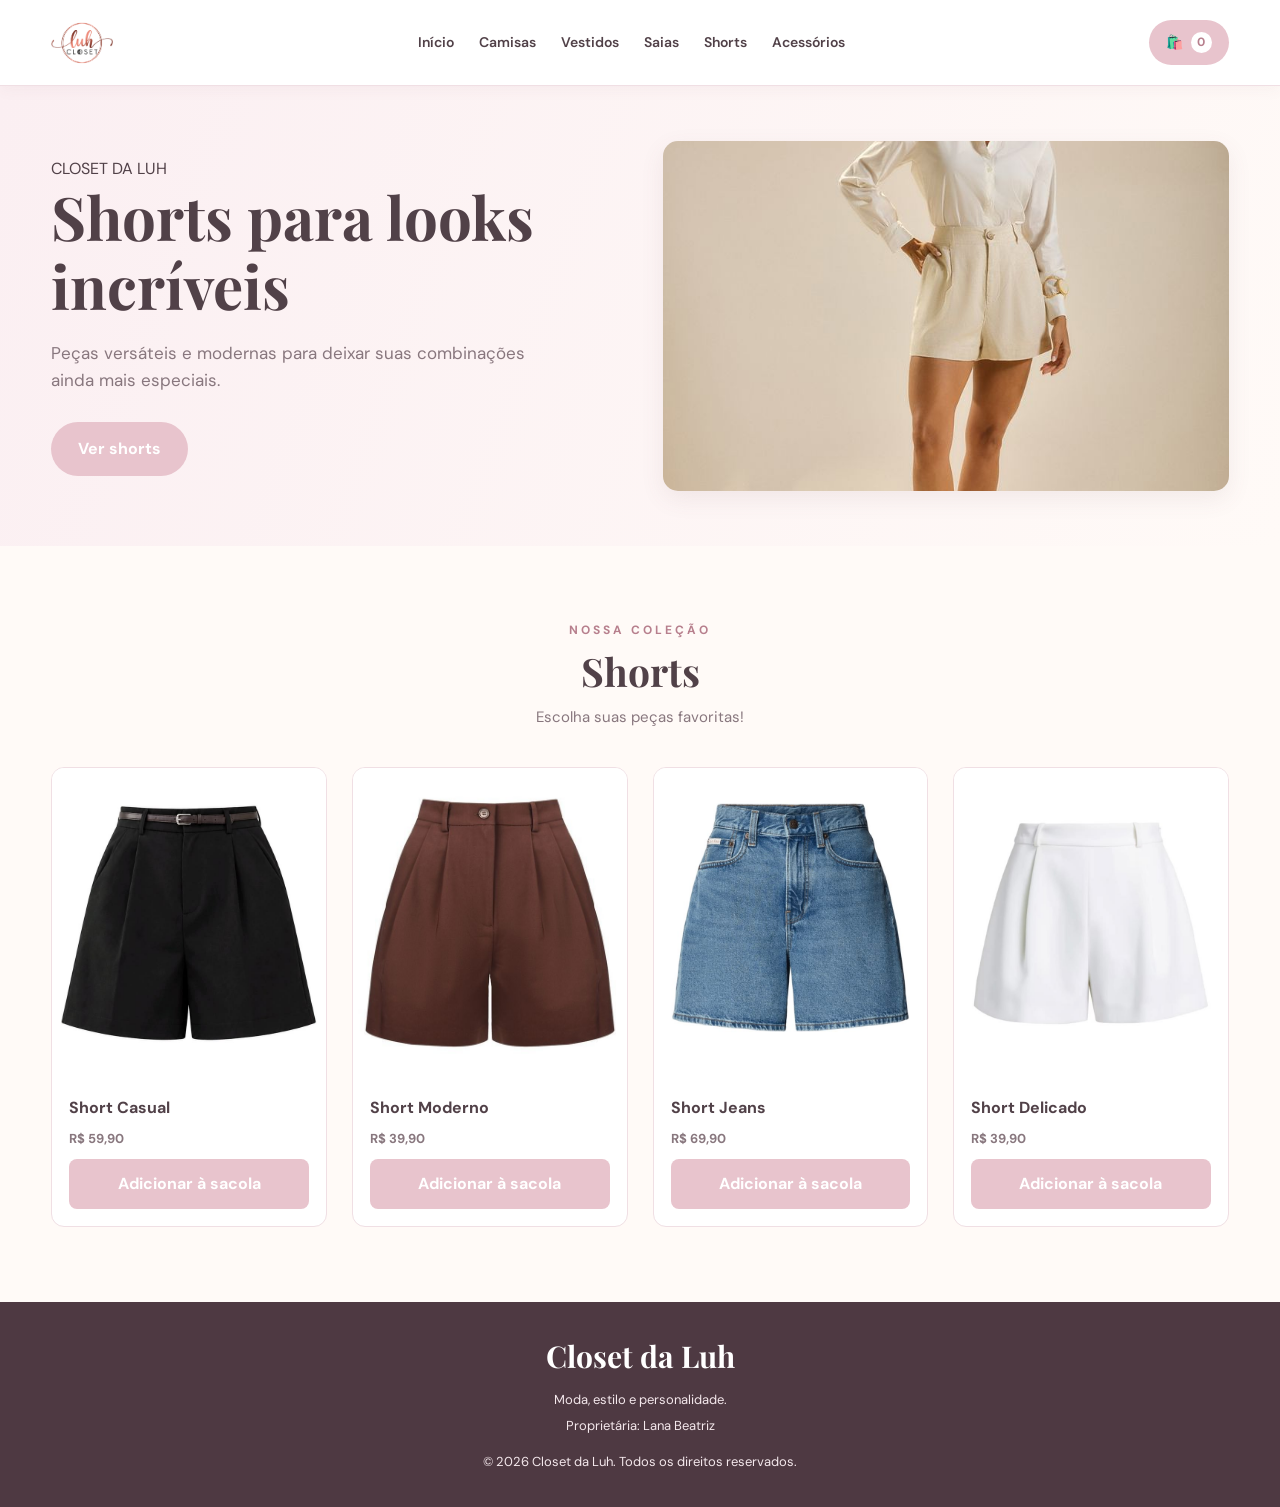
<file: shorts.html>
<!DOCTYPE html>
<html lang="pt-BR">

<head>
    <meta charset="UTF-8">
    <meta name="viewport" content="width=device-width, initial-scale=1.0">

    <meta name="description" content="Confira a coleção de shorts femininos do Closet da Luh. Peças versáteis e modernas para diferentes estilos.">

    <title>Shorts | Closet da Luh</title>

    <link rel="stylesheet" href="style.css">
</head>

<body class="pagina-categoria pagina-shorts">

    <!-- CABEÇALHO -->
    <header class="cabecalho">

        <div class="container cabecalho-conteudo">

            <a href="index.html" class="logo" aria-label="Closet da Luh - Início">
                <img src="logo-closet.png" alt="Logo Closet da Luh">
            </a>

            <button
                type="button"
                class="menu-button"
                id="menu-button"
                aria-label="Abrir menu"
                aria-expanded="false"
                aria-controls="menu">
                ☰
            </button>

            <nav class="menu" id="menu">
                <a href="index.html">Início</a>
                <a href="camisas.html">Camisas</a>
                <a href="vestidos.html">Vestidos</a>
                <a href="saias.html">Saias</a>
                <a href="shorts.html">Shorts</a>
                <a href="acessorios.html">Acessórios</a>
            </nav>

            <a href="sacola.html" class="botao-sacola">
                🛍️ 
                <span id="contador-sacola">0</span>
            </a>

        </div>

    </header>


    <!-- CONTEÚDO PRINCIPAL -->
    <main>

        <!-- BANNER DE SHORTS -->
        <section class="inicio">

            <div class="inicio-conteudo">

                <div class="inicio-texto">

                    <span class="subtitulo">CLOSET DA LUH</span>

                    <h1>Shorts para looks incríveis</h1>

                    <p>
                        Peças versáteis e modernas para deixar
                        suas combinações ainda mais especiais.
                    </p>

                    <a href="#colecao" class="botao-principal">
                        Ver shorts
                    </a>

                </div>

                <div class="inicio-imagem">

                    <img
                        src="vss.jpg"
                        alt="Shorts femininos">

                </div>

            </div>

        </section>


        <!-- COLEÇÃO DE SHORTS -->
        <section class="produtos-secao container" id="colecao">

            <div class="titulo-secao">

                <span>NOSSA COLEÇÃO</span>

                <h2>Shorts</h2>

                <p>Escolha suas peças favoritas!</p>

            </div>


            <div class="produtos-grid">

                <!-- PRODUTO 1 -->
                <article class="produto">

                    <img
                        src="short1.jpg"
                        alt="Short feminino casual"
                        loading="lazy">

                    <div class="produto-info">

                        <h3>Short Casual</h3>

                        <p class="preco">R$ 59,90</p>

                        <button type="button" class="btn-adicionar">
                            Adicionar à sacola
                        </button>

                    </div>

                </article>


                <!-- PRODUTO 2 -->
                <article class="produto">

                    <img
                        src="short2.jpg"
                        alt="Look feminino moderno"
                        loading="lazy">

                    <div class="produto-info">

                        <h3>Short Moderno</h3>

                        <p class="preco">R$ 39,90</p>

                        <button type="button" class="btn-adicionar">
                            Adicionar à sacola
                        </button>

                    </div>

                </article>


                <!-- PRODUTO 3 -->
                <article class="produto">

                    <img
                        src="short3.jpg"
                        alt="Peça feminina de moda"
                        loading="lazy">

                    <div class="produto-info">

                        <h3>Short Jeans</h3>

                        <p class="preco">R$ 69,90</p>

                        <button type="button" class="btn-adicionar">
                            Adicionar à sacola
                        </button>

                    </div>

                </article>


                <!-- PRODUTO 4 -->
                <article class="produto">

                    <img
                        src="short4.jpg"
                        alt="Look feminino delicado"
                        loading="lazy">

                    <div class="produto-info">

                        <h3>Short Delicado</h3>

                        <p class="preco">R$ 39,90</p>

                        <button type="button" class="btn-adicionar">
                            Adicionar à sacola
                        </button>

                    </div>

                </article>

            </div>

        </section>

    </main>


    <!-- RODAPÉ -->
    <footer class="rodape">

        <a href="index.html" class="logo">
            Closet <span>da Luh</span>
        </a>

        <p>Moda, estilo e personalidade.</p>

        <p>Proprietária: Lana Beatriz</p>

        <p class="copyright">
            © <span id="ano"></span> Closet da Luh.
            Todos os direitos reservados.
        </p>

    </footer>


    <script src="script.js"></script>

</body>
</html>
</file>
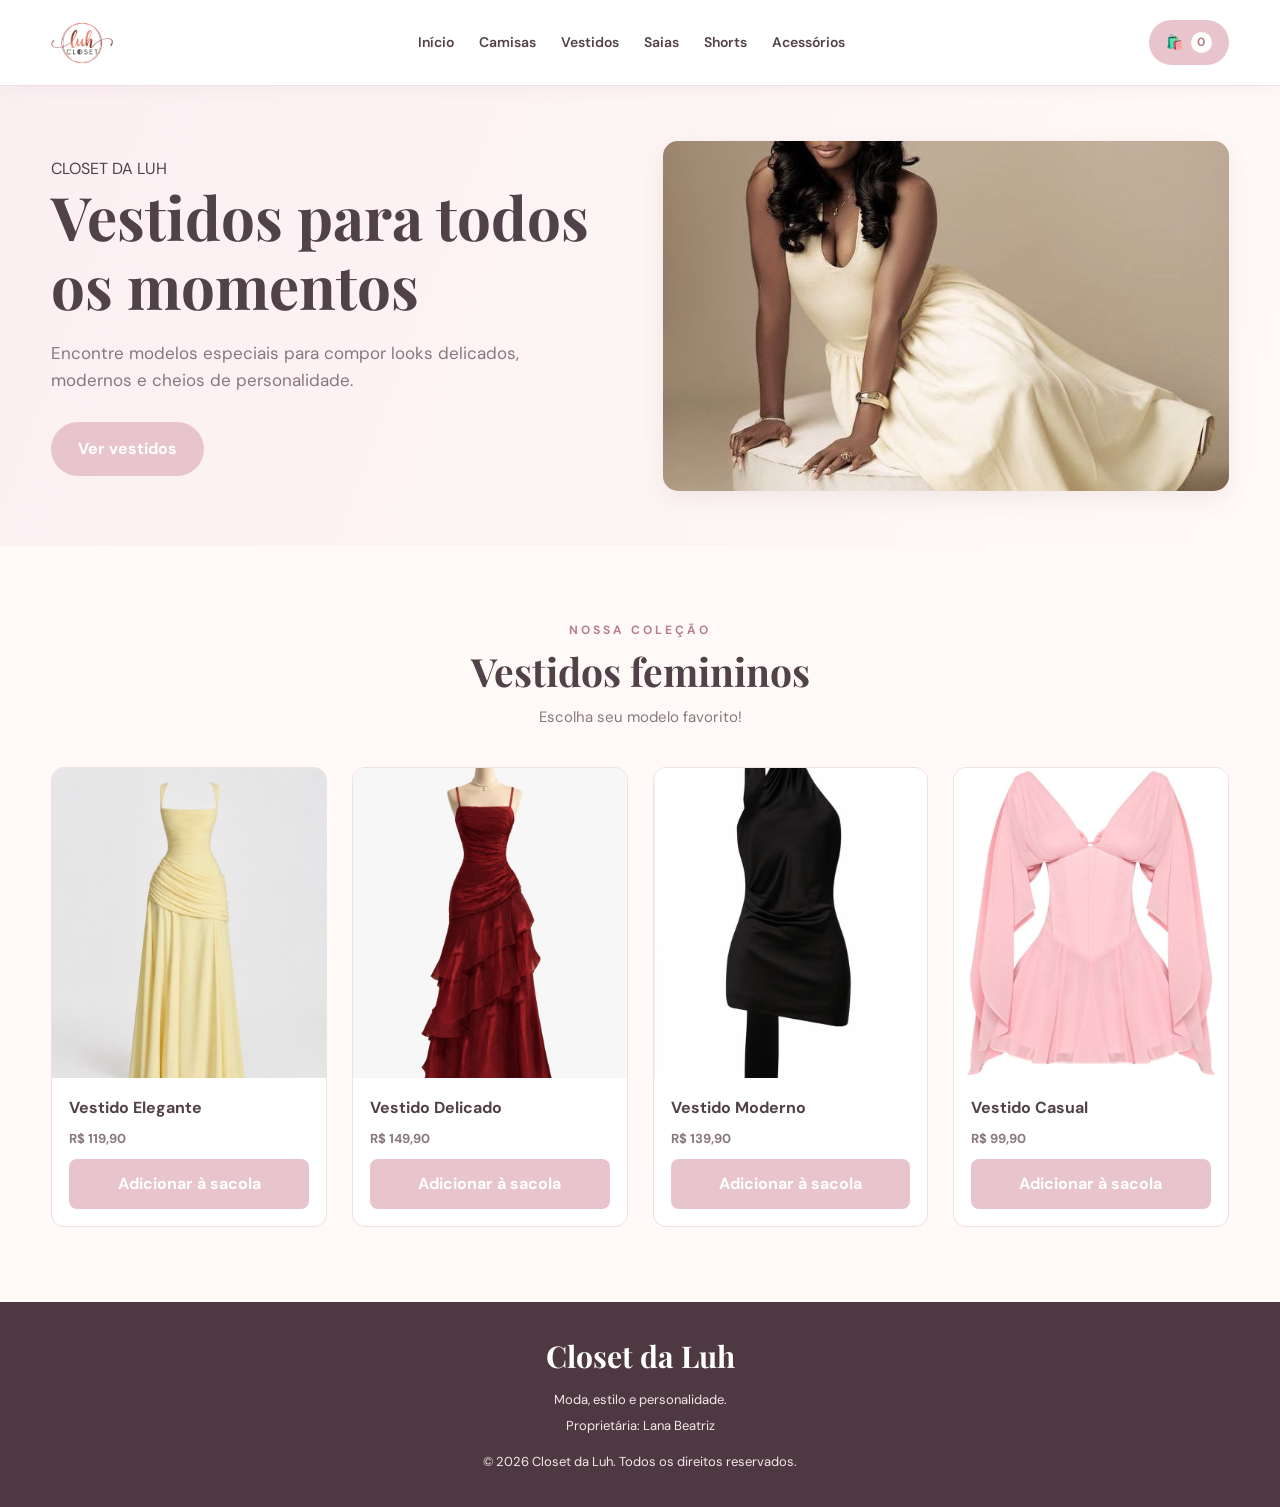
<file: vestidos.html>
<!DOCTYPE html>
<html lang="pt-BR">

<head>
    <meta charset="UTF-8">
    <meta name="viewport" content="width=device-width, initial-scale=1.0">

    <meta name="description" content="Confira a coleção de vestidos femininos da Closet da Luh. Modelos delicados, modernos e cheios de personalidade.">

    <title>Vestidos | Closet da Luh</title>

    <link rel="stylesheet" href="style.css">
</head>

<body class="pagina-categoria">

    <!-- CABEÇALHO -->
    <header class="cabecalho">

        <div class="container cabecalho-conteudo">

            <a href="index.html" class="logo" aria-label="Closet da Luh - Início">
                <img src="logo-closet.png" alt="Logo Closet da Luh">
            </a>

            <button
                type="button"
                class="menu-button"
                id="menu-button"
                aria-label="Abrir menu"
                aria-expanded="false"
                aria-controls="menu">
                ☰
            </button>

            <nav class="menu" id="menu">

                <a href="index.html">Início</a>
                <a href="camisas.html">Camisas</a>
                <a href="vestidos.html">Vestidos</a>
                <a href="saias.html">Saias</a>
                <a href="shorts.html">Shorts</a>
                <a href="acessorios.html">Acessórios</a>

            </nav>

            <a href="sacola.html" class="botao-sacola">
                🛍️ 
                <span id="contador-sacola">0</span>
            </a>

        </div>

    </header>


    <!-- CONTEÚDO PRINCIPAL -->
    <main>

        <!-- APRESENTAÇÃO DA CATEGORIA -->
        <section class="inicio">

            <div class="inicio-conteudo">

                <div class="inicio-texto">

                    <span class="subtitulo">
                        CLOSET DA LUH
                    </span>

                    <h1>
                        Vestidos para todos os momentos
                    </h1>

                    <p>
                        Encontre modelos especiais para compor looks
                        delicados, modernos e cheios de personalidade.
                    </p>

                    <a href="#colecao" class="botao-principal">
                        Ver vestidos
                    </a>

                </div>

                <div class="inicio-imagem">

                    <img
                        src="vv.jpg"
                        alt="Vestido feminino em destaque">

                </div>

            </div>

        </section>


        <!-- PRODUTOS -->
        <section class="produtos-secao container" id="colecao">

            <div class="titulo-secao">

                <span>NOSSA COLEÇÃO</span>

                <h2>Vestidos femininos</h2>

                <p>
                    Escolha seu modelo favorito!
                </p>

            </div>


            <div class="produtos-grid">


                <!-- PRODUTO 1 -->
                <article class="produto">

                    <img
                        src="vestido1.jpg"
                        alt="Vestido feminino elegante"
                        loading="lazy">

                    <div class="produto-info">

                        <h3>Vestido Elegante</h3>

                        <p class="preco">R$ 119,90</p>

                        <button
                            type="button"
                            class="btn-adicionar">
                            Adicionar à sacola
                        </button>

                    </div>

                </article>


                <!-- PRODUTO 2 -->
                <article class="produto">

                    <img
                        src="vestido2.jpg"
                        alt="Vestido feminino delicado"
                        loading="lazy">

                    <div class="produto-info">

                        <h3>Vestido Delicado</h3>

                        <p class="preco">R$ 149,90</p>

                        <button
                            type="button"
                            class="btn-adicionar">
                            Adicionar à sacola
                        </button>

                    </div>

                </article>


                <!-- PRODUTO 3 -->
                <article class="produto">

                    <img
                        src="vestido3.jpg"
                        alt="Vestido feminino moderno"
                        loading="lazy">

                    <div class="produto-info">

                        <h3>Vestido Moderno</h3>

                        <p class="preco">R$ 139,90</p>

                        <button
                            type="button"
                            class="btn-adicionar">
                            Adicionar à sacola
                        </button>

                    </div>

                </article>


                <!-- PRODUTO 4 -->
                <article class="produto">

                    <img
                        src="vestido4.jpg"
                        alt="Vestido feminino casual"
                        loading="lazy">

                    <div class="produto-info">

                        <h3>Vestido Casual</h3>

                        <p class="preco">R$ 99,90</p>

                        <button
                            type="button"
                            class="btn-adicionar">
                            Adicionar à sacola
                        </button>

                    </div>

                </article>


            </div>

        </section>

    </main>


    <!-- RODAPÉ -->
    <footer class="rodape">

        <a href="index.html" class="logo">
            Closet <span>da Luh</span>
        </a>

        <p>Moda, estilo e personalidade.</p>

        <p>Proprietária: Lana Beatriz</p>

        <p class="copyright">
            © <span id="ano"></span> Closet da Luh.
            Todos os direitos reservados.
        </p>

    </footer>


    <!-- JAVASCRIPT -->
    <script src="script.js"></script>

</body>

</html>
</file>
<file: style.css>
/* ==================================================
   CLOSET DA LUH — CSS COMPLETO CORRIGIDO
================================================== */

/* FONTES */
@import url('https://fonts.googleapis.com/css2?family=DM+Sans:wght@400;500;600;700&family=Playfair+Display:wght@500;600;700&display=swap');

/* ==================================================
   1. CONFIGURAÇÕES GERAIS
================================================== */

:root {
    --rosa: #e8c4cd;
    --rosa-escuro: #b77f8d;
    --rosa-claro: #fbeff2;
    --creme: #fffaf7;
    --branco: #ffffff;
    --texto: #514148;
    --texto-claro: #88777e;
    --borda: #f0dfe4;
    --sombra: 0 8px 25px rgba(116, 73, 87, 0.09);
}

* {
    margin: 0;
    padding: 0;
    box-sizing: border-box;
}

html {
    scroll-behavior: smooth;
    scroll-padding-top: 100px;
}

body {
    font-family: 'DM Sans', sans-serif;
    background: var(--creme);
    color: var(--texto);
    line-height: 1.6;
    overflow-x: hidden;
}

a {
    color: inherit;
    text-decoration: none;
}

button,
input,
textarea {
    font: inherit;
}

button {
    cursor: pointer;
}

img {
    display: block;
    max-width: 100%;
}

.container {
    width: min(1180px, 92%);
    margin: 0 auto;
}

section {
    scroll-margin-top: 100px;
}

/* ==================================================
   2. CABEÇALHO
================================================== */

.cabecalho {
    background: var(--branco);
    border-bottom: 1px solid var(--borda);
    position: sticky;
    top: 0;
    z-index: 1000;
    box-shadow: 0 3px 15px rgba(116, 73, 87, 0.05);
}

.cabecalho-conteudo {
    min-height: 85px;
    display: flex;
    align-items: center;
    justify-content: space-between;
    gap: 25px;
}

.logo {
    font-family: 'Playfair Display', serif;
    font-size: 30px;
    font-weight: 700;
    color: var(--rosa-escuro);
    white-space: nowrap;
}

.logo a {
    color: inherit;
}

/* LOGO EM IMAGEM NO CABEÇALHO */
.cabecalho .logo {
    display: flex;
    align-items: center;
    flex: 0 0 auto;
}

.cabecalho .logo img {
    display: block;
    width: auto;
    height: 62px;
    max-width: 190px;
    object-fit: contain;
}

.menu {
    display: flex;
    align-items: center;
    justify-content: center;
    gap: 25px;
}

.menu a,
.menu-categorias summary {
    color: var(--texto);
    font-size: 14px;
    font-weight: 600;
    transition: color 0.3s ease;
    cursor: pointer;
    list-style: none;
}

.menu a:hover,
.menu-categorias summary:hover {
    color: var(--rosa-escuro);
}

.menu-categorias summary::-webkit-details-marker {
    display: none;
}

.menu-categorias {
    position: relative;
}

.submenu-categorias {
    position: absolute;
    top: 30px;
    left: 0;
    min-width: 180px;
    background: var(--branco);
    padding: 12px;
    border: 1px solid var(--borda);
    border-radius: 12px;
    box-shadow: var(--sombra);
    display: flex;
    flex-direction: column;
    gap: 10px;
    z-index: 1001;
}

.submenu-categorias a {
    display: block;
    padding: 7px 9px;
    border-radius: 7px;
}

.submenu-categorias a:hover {
    background: var(--rosa-claro);
}

.botao-sacola {
    display: inline-flex;
    align-items: center;
    justify-content: center;
    gap: 8px;
    background: var(--rosa);
    color: var(--branco);
    padding: 11px 17px;
    border-radius: 25px;
    font-size: 14px;
    font-weight: 700;
    transition: 0.3s;
    white-space: nowrap;
}

.botao-sacola:hover {
    background: var(--rosa-escuro);
    transform: translateY(-2px);
}

#contador-sacola {
    background: var(--branco);
    color: var(--rosa-escuro);
    border-radius: 50%;
    min-width: 21px;
    height: 21px;
    display: inline-flex;
    align-items: center;
    justify-content: center;
    font-size: 12px;
    font-weight: 700;
}

.menu-button {
    display: none;
    border: none;
    background: transparent;
    color: var(--rosa-escuro);
    font-size: 27px;
}

/* ==================================================
   3. INÍCIO / BANNER PRINCIPAL
================================================== */

.inicio {
    min-height: 510px;
    padding: 65px 0;
    display: flex;
    align-items: center;
    background: linear-gradient(110deg, #fbeff2, #fffaf7);
}

.inicio-conteudo {
    width: min(1180px, 92%);
    margin: 0 auto;
    display: grid;
    grid-template-columns: minmax(0, 1fr) minmax(0, 1fr);
    align-items: center;
    gap: 55px;
}

.inicio-texto {
    min-width: 0;
}

.inicio-texto h1 {
    font-family: 'Playfair Display', serif;
    color: var(--texto);
    font-size: clamp(38px, 5vw, 60px);
    line-height: 1.15;
    margin-bottom: 20px;
}

.inicio-texto p {
    color: var(--texto-claro);
    font-size: 17px;
    margin-bottom: 28px;
    max-width: 480px;
}

.inicio-imagem {
    min-width: 0;
}

.inicio-imagem img {
    width: 100%;
    height: 420px;
    object-fit: cover;
    border-radius: 15px;
    box-shadow: var(--sombra);
}

.botao-principal {
    display: inline-block;
    background: var(--rosa);
    color: var(--branco);
    padding: 14px 27px;
    border-radius: 30px;
    font-weight: 700;
    transition: 0.3s;
}

.botao-principal:hover {
    background: var(--rosa-escuro);
    transform: translateY(-3px);
}

/* ==================================================
   3. BANNER PRINCIPAL DA PÁGINA INICIAL
================================================== */

.banner-principal {
    width: 100%;
    margin: 0;
    padding: 0;
    overflow: hidden;
    background: var(--rosa-claro);
    line-height: 0;
}

.banner-principal img {
    display: block;
    width: 100%;
    height: auto;
    max-width: none;
    object-fit: contain;
    object-position: center;
    border: 0;
    border-radius: 0;
    box-shadow: none;
}

/* ==================================================
   4. BANNER DAS PÁGINAS DE CATEGORIA
================================================== */

body.pagina-categoria .inicio {
    min-height: 300px;
    padding: 55px 0;
}

body.pagina-categoria .inicio-conteudo {
    grid-template-columns: minmax(0, 1fr) minmax(0, 1fr);
    text-align: left;
    gap: 45px;
}

body.pagina-categoria .inicio-texto {
    min-width: 0;
}

body.pagina-categoria .inicio-texto p {
    margin-left: 0;
    margin-right: 0;
}

body.pagina-categoria .inicio-imagem {
    min-width: 0;
}

body.pagina-categoria .inicio-imagem img {
    height: 350px;
}

/* ==================================================
   5. TÍTULOS DAS SEÇÕES
================================================== */

.titulo-secao {
    text-align: center;
    margin-bottom: 38px;
}

.titulo-secao span {
    display: block;
    color: var(--rosa-escuro);
    text-transform: uppercase;
    letter-spacing: 3px;
    font-size: 12px;
    font-weight: 700;
    margin-bottom: 8px;
}

.titulo-secao h2 {
    font-family: 'Playfair Display', serif;
    font-size: clamp(28px, 4vw, 39px);
    color: var(--texto);
    line-height: 1.2;
    margin-bottom: 10px;
}

.titulo-secao p {
    color: var(--texto-claro);
    font-size: 15px;
}

/* ==================================================
   6. LANÇAMENTOS E PRODUTOS
================================================== */

.lancamentos,
.produtos-secao {
    padding: 75px 0;
}

.produtos-grid {
    display: grid;
    grid-template-columns: repeat(4, minmax(0, 1fr));
    gap: 25px;
}

.produto {
    position: relative;
    background: var(--branco);
    border: 1px solid var(--borda);
    border-radius: 13px;
    overflow: hidden;
    transition: transform 0.3s ease, box-shadow 0.3s ease;
}

.produto:hover {
    transform: translateY(-6px);
    box-shadow: var(--sombra);
}

.produto > img {
    width: 100%;
    height: 310px;
    object-fit: cover;
    background: var(--rosa-claro);
}

.produto-info {
    padding: 17px;
}

.produto-info h3 {
    font-size: 16px;
    color: var(--texto);
    margin-bottom: 7px;
}

.produto-info p {
    color: var(--texto-claro);
    font-size: 13px;
    margin-bottom: 10px;
}

.preco {
    display: block;
    color: var(--rosa-escuro);
    font-size: 19px;
    font-weight: 700;
    margin: 8px 0 13px;
}

.btn-adicionar {
    width: 100%;
    border: none;
    background: var(--rosa);
    color: var(--branco);
    padding: 12px;
    border-radius: 8px;
    font-weight: 700;
    transition: 0.3s;
}

.btn-adicionar:hover {
    background: var(--rosa-escuro);
}

.ver-mais {
    display: block;
    width: fit-content;
    margin: 35px auto 0;
    padding: 12px 27px;
    background: transparent;
    border: 1px solid var(--rosa);
    color: var(--rosa-escuro);
    border-radius: 25px;
    font-weight: 700;
    transition: 0.3s;
}

.ver-mais:hover {
    background: var(--rosa);
    color: var(--branco);
}

/* ==================================================
   7. DESCONTOS IMPERDÍVEIS
================================================== */

#descontos-imperdiveis {
    padding: 75px 0;
    background: #fff4f6;
}

#descontos-imperdiveis .produtos-grid {
    grid-template-columns: repeat(4, minmax(0, 1fr));
}

.produto-promocao .etiqueta {
    position: absolute;
    top: 13px;
    left: 13px;
    z-index: 2;
    background: var(--rosa-escuro);
    color: var(--branco);
    padding: 6px 11px;
    border-radius: 20px;
    font-size: 12px;
    font-weight: 700;
}

.preco-antigo {
    display: block;
    color: #a69a9e;
    font-size: 13px;
    text-decoration: line-through;
    margin-top: 7px;
}

.produto-promocao .preco {
    margin-top: 2px;
}

/* ==================================================
   8. CATEGORIAS
================================================== */

.categorias,
.categorias-secao {
    padding: 75px 0;
}

.categorias-grid {
    display: grid;
    grid-template-columns: repeat(5, minmax(0, 1fr));
    gap: 20px;
}

.categoria-card {
    position: relative;
    display: block;
    overflow: hidden;
    border-radius: 13px;
    background: var(--rosa-claro);
    box-shadow: var(--sombra);
}

.categoria-card img {
    width: 100%;
    height: 250px;
    object-fit: cover;
    transition: transform 0.4s ease;
}

.categoria-card:hover img {
    transform: scale(1.06);
}

.categoria-card h3 {
    position: absolute;
    bottom: 0;
    left: 0;
    width: 100%;
    padding: 18px 10px;
    text-align: center;
    color: var(--branco);
    background: linear-gradient(transparent, rgba(48, 25, 34, 0.75));
    font-family: 'Playfair Display', serif;
    font-size: 21px;
}



/* ==================================================
   9. SOBRE A LOJA
================================================== */

.sobre {
    width: 100%;
    padding: 35px 20px 45px;
    background: linear-gradient(
        135deg,
        #fff9fa,
        #fbeff2,
        #fffaf7
    );
}

.sobre-conteudo {
    max-width: 1150px;
    margin: 0 auto;
}

/* CABEÇALHO */

.sobre-cabecalho {
    max-width: 750px;
    margin: 0 auto 25px;
    text-align: center;
}

.sobre-subtitulo {
    display: inline-block;
    margin-bottom: 10px;
    color: #b77f8d;
    font-size: 11px;
    font-weight: 700;
    letter-spacing: 3px;
}

.sobre-cabecalho h2 {
    margin-bottom: 12px;
    color: #543b43;
    font-family: 'Playfair Display', serif;
    font-size: 36px;
    font-weight: 600;
}

.sobre-detalhe {
    display: block;
    width: 60px;
    height: 3px;
    margin: 0 auto 15px;
    border-radius: 10px;
    background: #c995a2;
}

.sobre-descricao {
    max-width: 650px;
    margin: 0 auto;
    color: #806b72;
    font-size: 15px;
    line-height: 1.7;
}

/* TEXTO DE DESTAQUE */

.sobre-destaque {
    max-width: 900px;
    margin: 0 auto 30px;
    padding: 22px 35px;
    background: rgba(255, 255, 255, 0.8);
    border: 1px solid #f0dce1;
    border-radius: 16px;
    text-align: center;
    box-shadow: 0 5px 18px rgba(145, 94, 109, 0.05);
}

.sobre-destaque p {
    margin: 0;
    color: #715b63;
    font-size: 15px;
    line-height: 1.8;
}

/* CARDS */

.sobre-cards {
    display: grid;
    grid-template-columns: repeat(3, 1fr);
    gap: 20px;
}

.sobre-card {
    padding: 25px 22px;
    background: #ffffff;
    border: 1px solid #f1dfe4;
    border-radius: 16px;
    text-align: center;
    box-shadow: 0 5px 18px rgba(145, 94, 109, 0.05);
    transition: transform 0.3s ease, box-shadow 0.3s ease;
}

.sobre-card:hover {
    transform: translateY(-4px);
    box-shadow: 0 10px 24px rgba(145, 94, 109, 0.10);
}

.sobre-icone {
    display: flex;
    width: 48px;
    height: 48px;
    margin: 0 auto 13px;
    align-items: center;
    justify-content: center;
    background: #fbedf1;
    border-radius: 50%;
    color: #b77f8d;
    font-size: 24px;
}

.sobre-card h3 {
    margin-bottom: 9px;
    color: #654750;
    font-family: 'Playfair Display', serif;
    font-size: 20px;
    font-weight: 600;
}

.sobre-card p {
    margin: 0;
    color: #806b72;
    font-size: 14px;
    line-height: 1.7;
}

/* ASSINATURA */

.sobre-assinatura {
    display: flex;
    flex-direction: column;
    align-items: center;
    gap: 4px;
    margin-top: 25px;
    text-align: center;
}

.sobre-assinatura span {
    color: #927780;
    font-size: 13px;
}

.sobre-assinatura strong {
    color: #b77f8d;
    font-family: 'Playfair Display', serif;
    font-size: 22px;
    font-weight: 600;
}

/* TABLETS */

@media (max-width: 768px) {

    .sobre {
        padding: 30px 18px 40px;
    }

    .sobre-cabecalho h2 {
        font-size: 31px;
    }

    .sobre-cards {
        grid-template-columns: 1fr;
        gap: 14px;
    }

    .sobre-destaque {
        padding: 20px;
        margin-bottom: 25px;
    }

    .sobre-card {
        padding: 24px 20px;
    }

}

/* CELULARES */

@media (max-width: 480px) {

    .sobre {
        padding: 25px 15px 35px;
    }

    .sobre-cabecalho h2 {
        font-size: 27px;
    }

    .sobre-subtitulo {
        font-size: 10px;
        letter-spacing: 2px;
    }

    .sobre-descricao {
        font-size: 14px;
    }

    .sobre-destaque p {
        font-size: 14px;
    }

    .sobre-assinatura strong {
        font-size: 21px;
    }

}

/* ==================================================
   10. CONTATO
================================================== */

.contato {
    padding: 75px 0;
    text-align: center;
}

.contato-links {
    display: flex;
    justify-content: center;
    align-items: center;
    flex-wrap: wrap;
    gap: 15px;
    margin-top: 25px;
}

.contato-links a {
    display: inline-block;
    padding: 12px 22px;
    background: var(--rosa-claro);
    color: var(--rosa-escuro);
    border-radius: 25px;
    font-weight: 700;
    transition: 0.3s;
}

.contato-links a:hover {
    background: var(--rosa);
    color: var(--branco);
}

/* ==================================================
   11. RODAPÉ
================================================== */

.rodape {
    padding: 30px 15px;
    background: #4e3942;
    color: var(--branco);
    text-align: center;
}

.rodape .logo {
    color: var(--branco);
    display: inline-block;
    margin-bottom: 10px;
}

.rodape p {
    font-size: 13px;
    color: #f4e8ec;
    margin-bottom: 5px;
}

.rodape .copyright {
    margin-top: 15px;
}

/* ==================================================
   12. PÁGINA DA SACOLA
================================================== */

.pagina-sacola {
    padding-top: 55px;
    padding-bottom: 75px;
}

.pagina-sacola .titulo-secao {
    margin-bottom: 35px;
}

.conteudo-sacola {
    display: grid;
    grid-template-columns: minmax(0, 1fr) 340px;
    align-items: start;
    gap: 30px;
}

#lista-sacola {
    display: flex;
    flex-direction: column;
    gap: 17px;
    min-width: 0;
}

.item-sacola {
    display: grid;
    grid-template-columns: 125px minmax(0, 1fr);
    gap: 20px;
    align-items: center;
    background: var(--branco);
    border: 1px solid var(--borda);
    border-radius: 13px;
    padding: 15px;
}

.imagem-sacola {
    width: 125px;
    height: 145px;
    object-fit: cover;
    border-radius: 9px;
    background: var(--rosa-claro);
}

.imagem-sem-foto {
    width: 125px;
    height: 145px;
    border-radius: 9px;
    background: var(--rosa-claro);
    display: flex;
    align-items: center;
    justify-content: center;
    color: var(--rosa-escuro);
    font-size: 13px;
    text-align: center;
}

.informacoes-sacola {
    min-width: 0;
}

.informacoes-sacola h3 {
    font-family: 'Playfair Display', serif;
    font-size: 19px;
    margin-bottom: 8px;
}

.preco-sacola {
    color: var(--rosa-escuro);
    font-weight: 700;
    margin-bottom: 12px;
}

.controles-quantidade {
    display: flex;
    align-items: center;
    gap: 12px;
    margin: 10px 0;
}

.controles-quantidade button {
    width: 30px;
    height: 30px;
    border: 1px solid var(--borda);
    border-radius: 50%;
    background: var(--rosa-claro);
    color: var(--rosa-escuro);
    font-weight: 700;
    transition: 0.2s;
}

.controles-quantidade button:hover {
    background: var(--rosa);
    color: var(--branco);
}

.controles-quantidade span {
    font-weight: 700;
}

.subtotal-sacola {
    font-size: 14px;
    font-weight: 700;
    margin-top: 8px;
}

.remover-produto {
    border: none;
    background: transparent;
    color: #b65d70;
    font-size: 13px;
    font-weight: 700;
    margin-top: 10px;
    padding: 4px 0;
}

.remover-produto:hover {
    text-decoration: underline;
}

/* ==================================================
   13. RESUMO DA SACOLA
================================================== */

.resumo-sacola {
    position: sticky;
    top: 110px;
    background: var(--branco);
    border: 1px solid var(--borda);
    border-radius: 13px;
    padding: 24px;
    box-shadow: var(--sombra);
}

.resumo-sacola h3 {
    font-family: 'Playfair Display', serif;
    font-size: 23px;
    margin-bottom: 20px;
}

.linha-resumo {
    display: flex;
    justify-content: space-between;
    gap: 12px;
    padding: 12px 0;
    border-bottom: 1px solid var(--borda);
    font-size: 14px;
}

.linha-resumo.total {
    border-bottom: none;
    color: var(--rosa-escuro);
    font-size: 19px;
    font-weight: 700;
    padding-top: 18px;
}

/* ==================================================
   14. ENTREGA E PAGAMENTO
================================================== */

.opcoes-pedido {
    margin-top: 22px;
}

.opcoes-pedido h4 {
    font-size: 15px;
    margin: 18px 0 10px;
}

.opcao-pedido {
    display: flex;
    align-items: flex-start;
    gap: 9px;
    padding: 10px;
    margin-bottom: 8px;
    border: 1px solid var(--borda);
    border-radius: 8px;
    background: var(--creme);
    font-size: 13px;
    cursor: pointer;
}

.opcao-pedido input {
    accent-color: var(--rosa-escuro);
    margin-top: 4px;
}

#campo-endereco {
    margin-top: 13px;
}

#campo-endereco label {
    display: block;
    font-size: 13px;
    font-weight: 700;
    margin-bottom: 7px;
}

#endereco-entrega {
    width: 100%;
    min-height: 85px;
    padding: 11px;
    resize: vertical;
    border: 1px solid var(--borda);
    border-radius: 8px;
    outline: none;
    background: var(--creme);
    color: var(--texto);
}

#endereco-entrega:focus {
    border-color: var(--rosa);
}

.botao-finalizar {
    display: block;
    width: 100%;
    margin-top: 22px;
    padding: 14px;
    border: none;
    border-radius: 9px;
    background: #269b63;
    color: var(--branco);
    font-weight: 700;
    transition: 0.3s;
}

.botao-finalizar:hover {
    background: #1e8051;
    transform: translateY(-2px);
}

.continuar-comprando {
    display: block;
    text-align: center;
    margin-top: 16px;
    color: var(--rosa-escuro);
    font-size: 13px;
    font-weight: 700;
}

.continuar-comprando:hover {
    text-decoration: underline;
}

/* ==================================================
   15. SACOLA VAZIA
================================================== */

.sacola-vazia {
    text-align: center;
    padding: 55px 25px;
    background: var(--branco);
    border: 1px solid var(--borda);
    border-radius: 13px;
}

.sacola-vazia h3 {
    font-family: 'Playfair Display', serif;
    font-size: 25px;
    margin-bottom: 10px;
}

.sacola-vazia p {
    color: var(--texto-claro);
    margin-bottom: 20px;
}

.sacola-vazia a {
    display: inline-block;
    background: var(--rosa);
    color: var(--branco);
    padding: 12px 22px;
    border-radius: 25px;
    font-weight: 700;
}

.sacola-vazia a:hover {
    background: var(--rosa-escuro);
}

/* ==================================================
   16. TABLETS
================================================== */

@media (max-width: 1050px) {

    .cabecalho-conteudo {
        gap: 15px;
    }

    .menu {
        gap: 15px;
    }

    .menu a,
    .menu-categorias summary {
        font-size: 13px;
    }

    .inicio-conteudo {
        gap: 30px;
    }

    body.pagina-categoria .inicio-conteudo {
        gap: 30px;
    }

    body.pagina-categoria .inicio-imagem img {
        height: 330px;
    }

    .produtos-grid,
    #descontos-imperdiveis .produtos-grid {
        grid-template-columns: repeat(2, minmax(0, 1fr));
    }

    .categorias-grid {
        grid-template-columns: repeat(3, minmax(0, 1fr));
    }

    .conteudo-sacola {
        grid-template-columns: minmax(0, 1fr) 300px;
    }
}

/* ==================================================
   17. CELULARES
================================================== */

@media (max-width: 760px) {

    html {
        scroll-padding-top: 80px;
    }

    .container {
        width: 91%;
    }

    .cabecalho-conteudo {
        min-height: 75px;
        flex-wrap: wrap;
        gap: 12px;
        padding: 12px 0;
    }

    .logo {
        font-size: 25px;
        order: 0;
    }

    .cabecalho .logo img {
        height: 50px;
        max-width: 145px;
    }

    .botao-sacola {
        order: 1;
        margin-left: auto;
        padding: 9px 13px;
        font-size: 12px;
    }

    .menu-button {
        display: block;
        order: 2;
    }

    .menu {
        display: none;
        order: 3;
        width: 100%;
        flex-direction: column;
        align-items: stretch;
        gap: 0;
        padding: 10px 0;
        border-top: 1px solid var(--borda);
    }

    .menu.ativo {
        display: flex;
    }

    .menu > a,
    .menu-categorias summary {
        display: block;
        width: 100%;
        padding: 12px 8px;
        font-size: 14px;
    }

    .menu-categorias {
        width: 100%;
    }

    .submenu-categorias {
        position: static;
        width: 100%;
        border: none;
        box-shadow: none;
        padding: 5px 15px;
        background: var(--creme);
    }

    .submenu-categorias a {
        padding: 9px;
    }

    .inicio {
        min-height: auto;
        padding: 45px 0;
    }

    .inicio-conteudo {
        grid-template-columns: 1fr;
        gap: 30px;
        text-align: center;
    }

    .inicio-texto p {
        margin-left: auto;
        margin-right: auto;
    }

    .inicio-imagem img {
        height: 330px;
    }

    body.pagina-categoria .inicio {
        min-height: auto;
        padding: 45px 0;
    }

    body.pagina-categoria .inicio-conteudo {
        grid-template-columns: 1fr;
        text-align: center;
        gap: 25px;
    }

    body.pagina-categoria .inicio-texto p {
        margin-left: auto;
        margin-right: auto;
    }

    body.pagina-categoria .inicio-imagem img {
        height: 330px;
    }

    .lancamentos,
    .produtos-secao,
    #descontos-imperdiveis,
    .categorias,
    .categorias-secao,
    .contato {
        padding: 55px 0;
    }

    .titulo-secao {
        margin-bottom: 27px;
    }

    .titulo-secao h2 {
        font-size: 29px;
    }

    .produtos-grid,
    #descontos-imperdiveis .produtos-grid {
        grid-template-columns: repeat(2, minmax(0, 1fr));
        gap: 13px;
    }

    .produto > img {
        height: 230px;
    }

    .produto-info {
        padding: 12px;
    }

    .produto-info h3 {
        font-size: 14px;
    }

    .produto-info p {
        font-size: 12px;
    }

    .preco {
        font-size: 17px;
    }

    .btn-adicionar {
        padding: 10px 7px;
        font-size: 12px;
    }

    .categorias-grid {
        grid-template-columns: repeat(2, minmax(0, 1fr));
        gap: 13px;
    }

    .categoria-card img {
        height: 210px;
    }

    .categoria-card h3 {
        font-size: 18px;
    }

    .sobre {
        padding: 55px 0;
    }

    .sobre-conteudo {
        grid-template-columns: 1fr;
        gap: 25px;
    }

    .sobre-imagem img {
        height: 300px;
    }

    .sobre-texto h2 {
        font-size: 30px;
    }

    .conteudo-sacola {
        grid-template-columns: 1fr;
        gap: 22px;
    }

    .resumo-sacola {
        position: static;
    }

    .pagina-sacola {
        padding-top: 40px;
        padding-bottom: 55px;
    }

    .item-sacola {
        grid-template-columns: 95px minmax(0, 1fr);
        gap: 13px;
        padding: 11px;
    }

    .imagem-sacola,
    .imagem-sem-foto {
        width: 95px;
        height: 125px;
    }

    .informacoes-sacola h3 {
        font-size: 16px;
    }

    .preco-sacola {
        font-size: 14px;
    }

    .resumo-sacola {
        padding: 19px;
    }
}

/* ==================================================
   18. CELULARES PEQUENOS
================================================== */

@media (max-width: 380px) {

    .logo {
        font-size: 21px;
    }

    .cabecalho .logo img {
        height: 44px;
        max-width: 125px;
    }

    .botao-sacola {
        padding: 8px 10px;
        font-size: 11px;
    }

    .produtos-grid,
    #descontos-imperdiveis .produtos-grid,
    .categorias-grid {
        grid-template-columns: 1fr;
    }

    .produto > img {
        height: 300px;
    }

    .categoria-card img {
        height: 260px;
    }

    .item-sacola {
        grid-template-columns: 80px minmax(0, 1fr);
        gap: 10px;
    }

    .imagem-sacola,
    .imagem-sem-foto {
        width: 80px;
        height: 110px;
    }

    .controles-quantidade {
        gap: 8px;
    }
}
</file>
